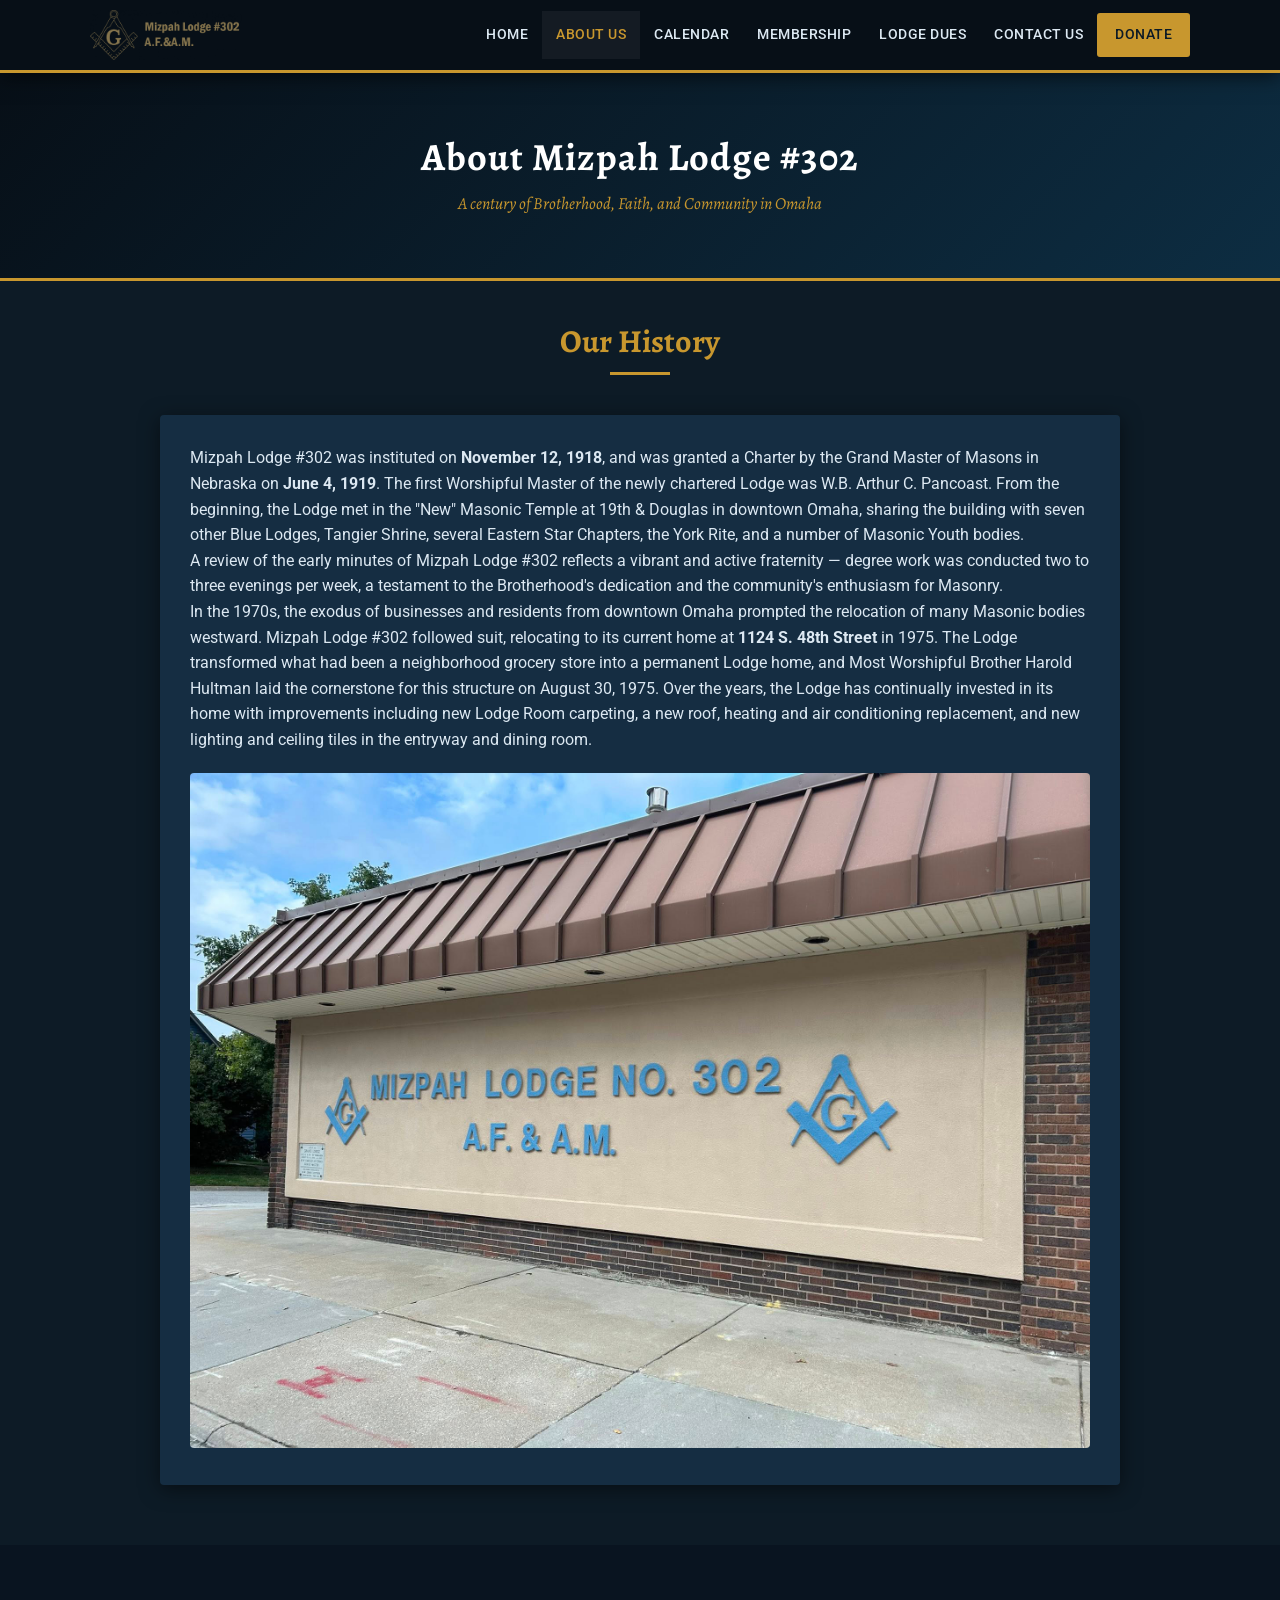
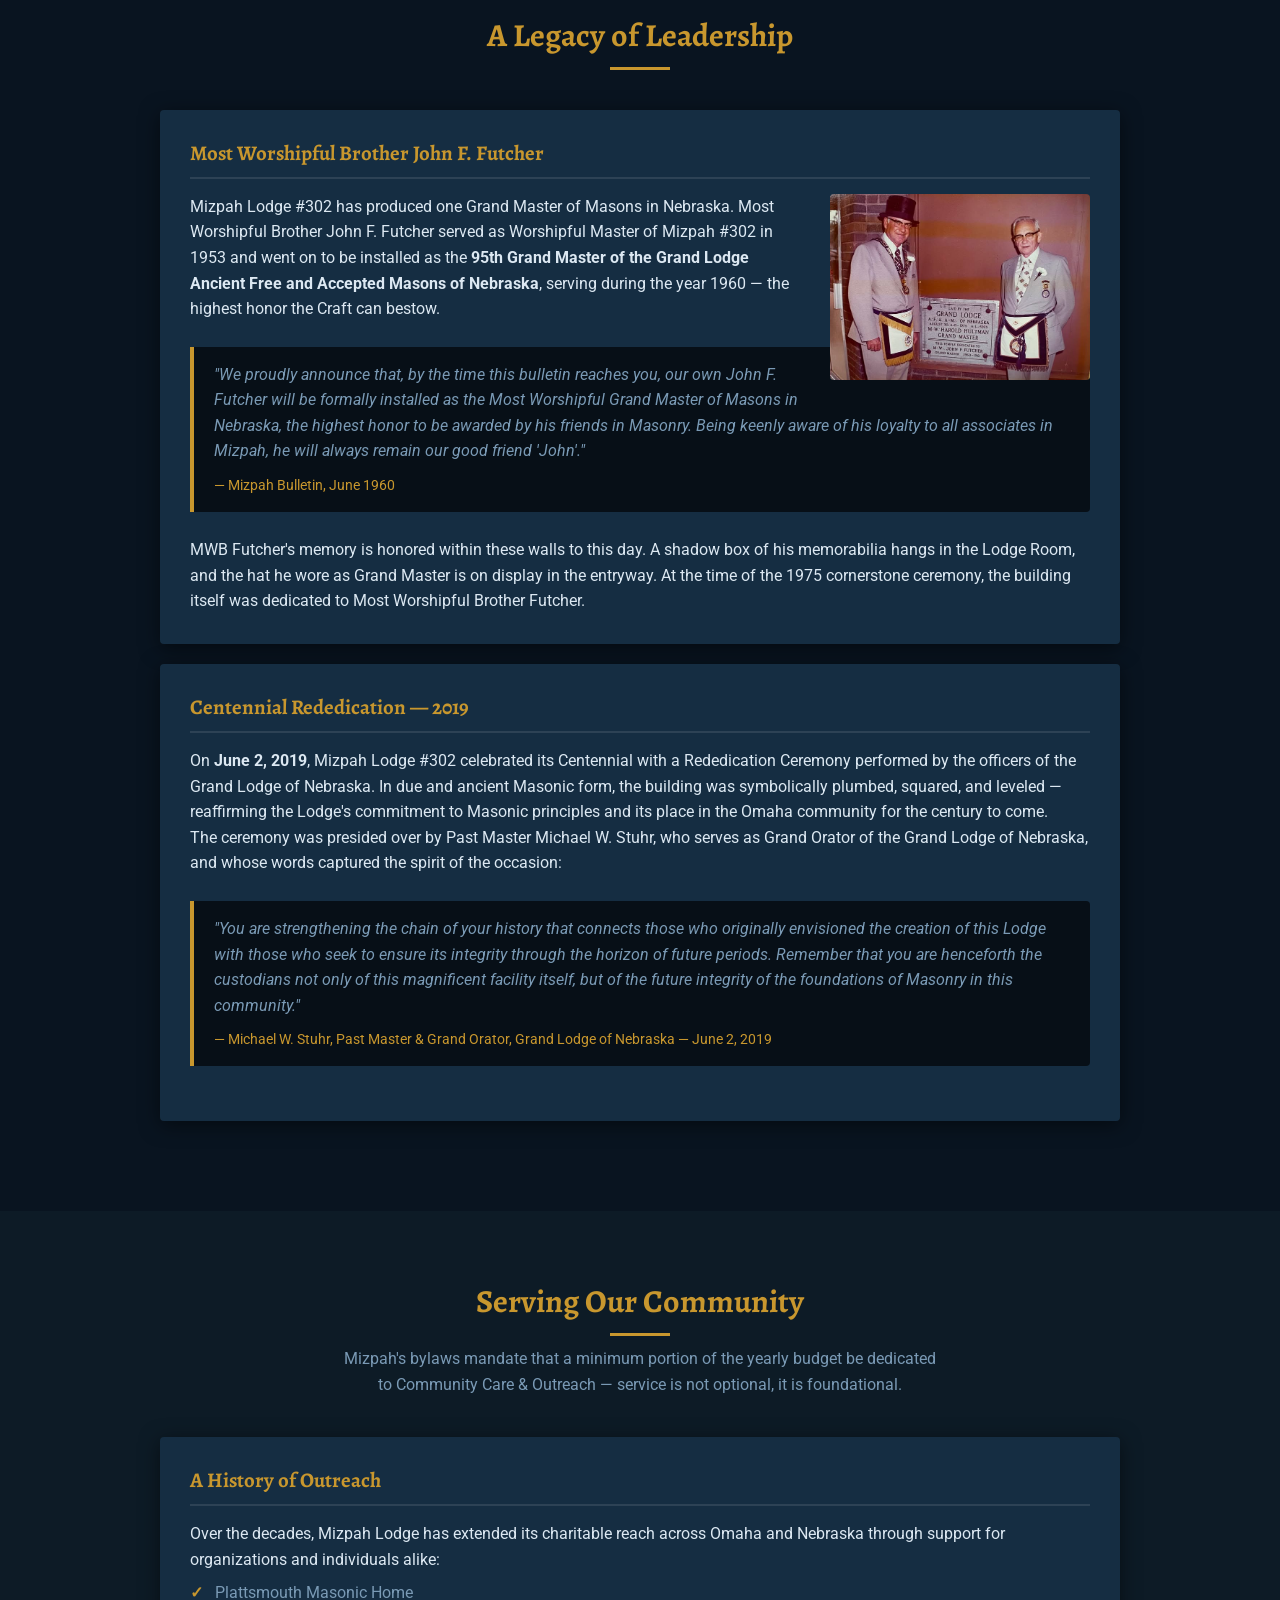
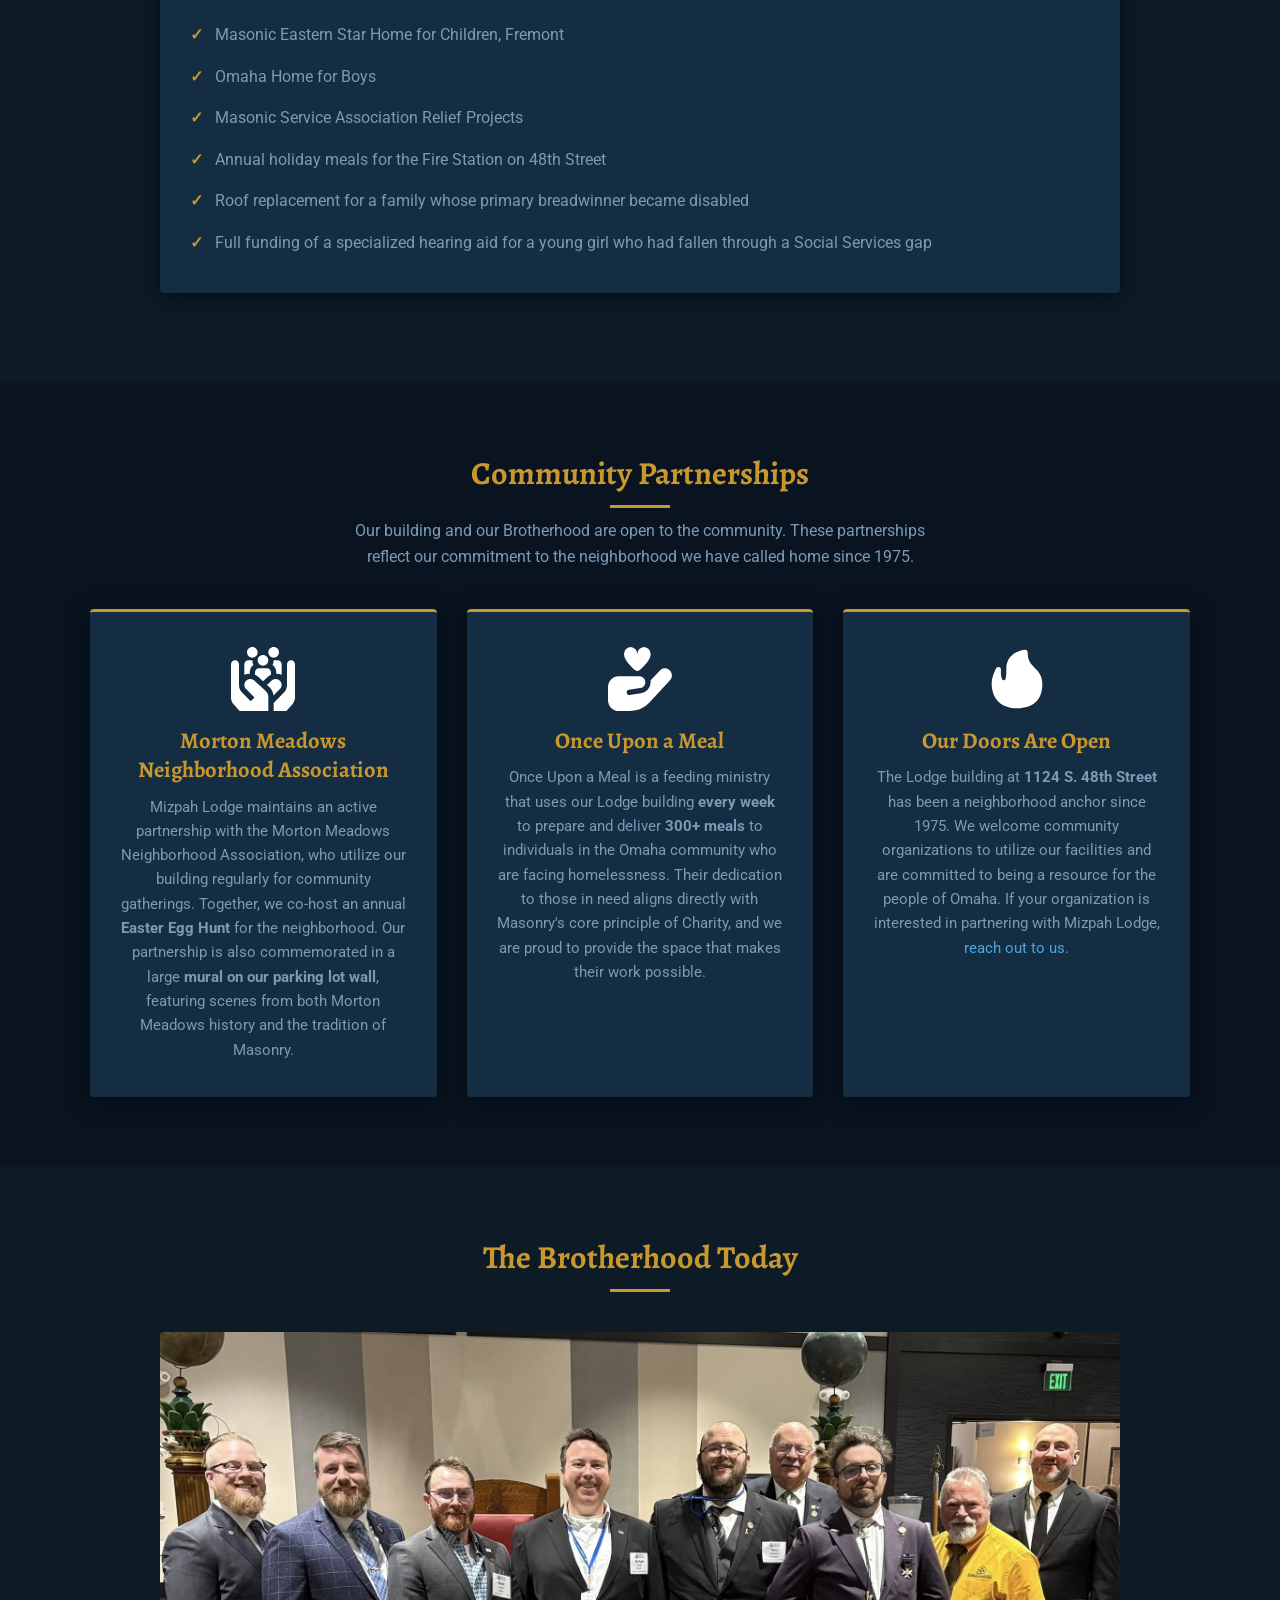
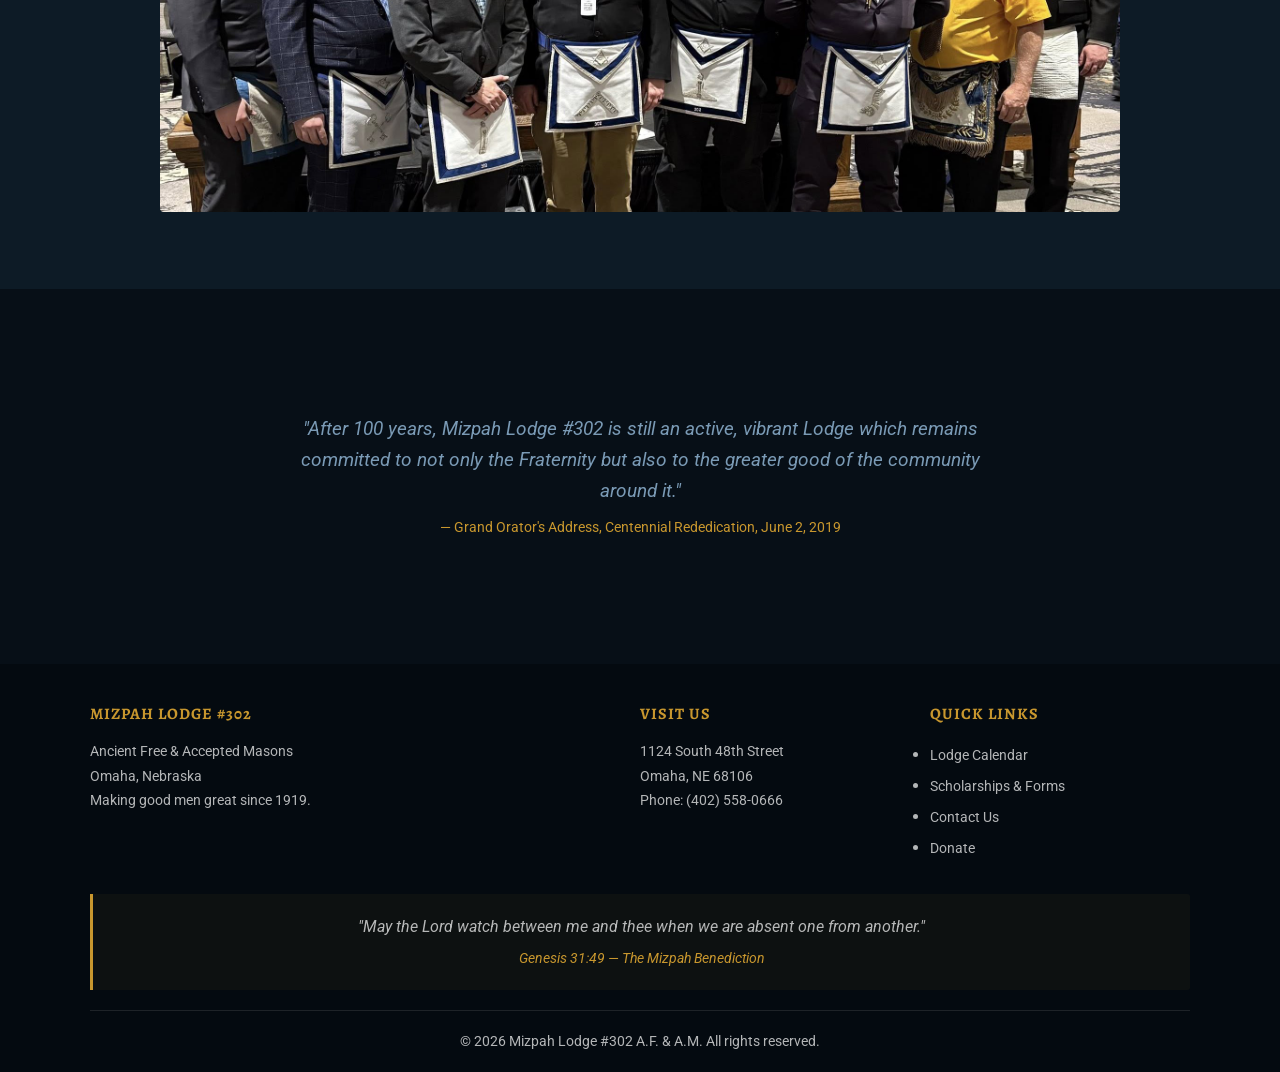
<file: about.html>
<!DOCTYPE html>
<html lang="en">
<head>
  <meta charset="UTF-8">
  <meta name="viewport" content="width=device-width, initial-scale=1.0">
  <title>About Us - Mizpah Lodge #302</title>
  <meta name="description" content="Learn the history of Mizpah Lodge #302 A.F. &amp; A.M. in Omaha, Nebraska. Founded in 1918, we have served our community for over a century through Brotherhood, Faith, and Charity.">
  <link rel="canonical" href="https://mizpahomaha.com/about.html">
  <meta property="og:type" content="website">
  <meta property="og:site_name" content="Mizpah Lodge #302">
  <meta property="og:title" content="About Us | Mizpah Lodge #302">
  <meta property="og:description" content="Learn the history of Mizpah Lodge #302 A.F. &amp; A.M. in Omaha, Nebraska. Founded in 1918, we have served our community for over a century through Brotherhood, Faith, and Charity.">
  <meta property="og:url" content="https://mizpahomaha.com/about.html">
  <meta property="og:image" content="https://mizpahomaha.com/images/header_miz.png">
  <link rel="preconnect" href="https://fonts.googleapis.com">
  <link href="https://fonts.googleapis.com/css2?family=Alegreya:ital,wght@0,400;0,700;1,400&family=Roboto:wght@300;400;500;700&display=swap" rel="stylesheet">
  <link rel="stylesheet" href="css/style.css">
</head>
<body>

  <script src="js/header.js"></script>

  <div class="page-header">
    <h1>About Mizpah Lodge #302</h1>
    <p>A century of Brotherhood, Faith, and Community in Omaha</p>
  </div>

  <!-- Our History -->
  <section class="content-page">
    <div class="container" style="max-width:1000px;">

      <div class="section-header">
        <h2>Our History</h2>
        <div class="divider"></div>
      </div>

      <div class="info-card">
        <p>Mizpah Lodge #302 was instituted on <strong>November 12, 1918</strong>, and was granted a Charter by the Grand Master of Masons in Nebraska on <strong>June 4, 1919</strong>. The first Worshipful Master of the newly chartered Lodge was W.B. Arthur C. Pancoast. From the beginning, the Lodge met in the "New" Masonic Temple at 19th &amp; Douglas in downtown Omaha, sharing the building with seven other Blue Lodges, Tangier Shrine, several Eastern Star Chapters, the York Rite, and a number of Masonic Youth bodies.</p>
        <p>A review of the early minutes of Mizpah Lodge #302 reflects a vibrant and active fraternity — degree work was conducted two to three evenings per week, a testament to the Brotherhood's dedication and the community's enthusiasm for Masonry.</p>
        <p>In the 1970s, the exodus of businesses and residents from downtown Omaha prompted the relocation of many Masonic bodies westward. Mizpah Lodge #302 followed suit, relocating to its current home at <strong>1124 S. 48th Street</strong> in 1975. The Lodge transformed what had been a neighborhood grocery store into a permanent Lodge home, and Most Worshipful Brother Harold Hultman laid the cornerstone for this structure on August 30, 1975. Over the years, the Lodge has continually invested in its home with improvements including new Lodge Room carpeting, a new roof, heating and air conditioning replacement, and new lighting and ceiling tiles in the entryway and dining room.</p>

        <img src="images/buildingexterior.jpg" alt="Mizpah Lodge #302 building exterior at 1124 S. 48th Street, Omaha" style="width:100%; border-radius:4px; margin-top:20px;">
      </div>

    </div>
  </section>

  <!-- Legacy of Leadership -->
  <section class="section section-alt">
    <div class="container" style="max-width:1000px;">

      <div class="section-header">
        <h2>A Legacy of Leadership</h2>
        <div class="divider"></div>
      </div>

      <div class="info-card">
        <h3>Most Worshipful Brother John F. Futcher</h3>
        <img src="images/futcherdedication.jpg" alt="M.W. Bro. John F. Futcher, 95th Grand Master of the Grand Lodge of Nebraska" style="float:right; max-width:260px; width:40%; border-radius:4px; margin:0 0 16px 24px;">
        <p>Mizpah Lodge #302 has produced one Grand Master of Masons in Nebraska. Most Worshipful Brother John F. Futcher served as Worshipful Master of Mizpah #302 in 1953 and went on to be installed as the <strong>95th Grand Master of the Grand Lodge Ancient Free and Accepted Masons of Nebraska</strong>, serving during the year 1960 — the highest honor the Craft can bestow.</p>

        <blockquote>
          "We proudly announce that, by the time this bulletin reaches you, our own John F. Futcher will be formally installed as the Most Worshipful Grand Master of Masons in Nebraska, the highest honor to be awarded by his friends in Masonry. Being keenly aware of his loyalty to all associates in Mizpah, he will always remain our good friend 'John'."
          <cite>— Mizpah Bulletin, June 1960</cite>
        </blockquote>

        <p>MWB Futcher's memory is honored within these walls to this day. A shadow box of his memorabilia hangs in the Lodge Room, and the hat he wore as Grand Master is on display in the entryway. At the time of the 1975 cornerstone ceremony, the building itself was dedicated to Most Worshipful Brother Futcher.</p>
        <div style="clear:both;"></div>
      </div>

      <div class="info-card" style="margin-top:20px;">
        <h3>Centennial Rededication — 2019</h3>
        <p>On <strong>June 2, 2019</strong>, Mizpah Lodge #302 celebrated its Centennial with a Rededication Ceremony performed by the officers of the Grand Lodge of Nebraska. In due and ancient Masonic form, the building was symbolically plumbed, squared, and leveled — reaffirming the Lodge's commitment to Masonic principles and its place in the Omaha community for the century to come.</p>
        <p>The ceremony was presided over by Past Master Michael W. Stuhr, who serves as Grand Orator of the Grand Lodge of Nebraska, and whose words captured the spirit of the occasion:</p>

        <blockquote>
          "You are strengthening the chain of your history that connects those who originally envisioned the creation of this Lodge with those who seek to ensure its integrity through the horizon of future periods. Remember that you are henceforth the custodians not only of this magnificent facility itself, but of the future integrity of the foundations of Masonry in this community."
          <cite>— Michael W. Stuhr, Past Master &amp; Grand Orator, Grand Lodge of Nebraska — June 2, 2019</cite>
        </blockquote>
      </div>

    </div>
  </section>

  <!-- Community Commitment -->
  <section class="section">
    <div class="container" style="max-width:1000px;">

      <div class="section-header">
        <h2>Serving Our Community</h2>
        <div class="divider"></div>
        <p>Mizpah's bylaws mandate that a minimum portion of the yearly budget be dedicated to Community Care &amp; Outreach — service is not optional, it is foundational.</p>
      </div>

      <div class="info-card">
        <h3>A History of Outreach</h3>
        <p>Over the decades, Mizpah Lodge has extended its charitable reach across Omaha and Nebraska through support for organizations and individuals alike:</p>
        <ul class="eligibility-list">
          <li>Plattsmouth Masonic Home</li>
          <li>Masonic Eastern Star Home for Children, Fremont</li>
          <li>Omaha Home for Boys</li>
          <li>Masonic Service Association Relief Projects</li>
          <li>Annual holiday meals for the Fire Station on 48th Street</li>
          <li>Roof replacement for a family whose primary breadwinner became disabled</li>
          <li>Full funding of a specialized hearing aid for a young girl who had fallen through a Social Services gap</li>
        </ul>
      </div>

    </div>
  </section>

  <!-- Community Partnerships -->
  <section class="section section-alt">
    <div class="container">

      <div class="section-header">
        <h2>Community Partnerships</h2>
        <div class="divider"></div>
        <p>Our building and our Brotherhood are open to the community. These partnerships reflect our commitment to the neighborhood we have called home since 1975.</p>
      </div>

      <div class="pillars">

        <div class="pillar">
          <div class="pillar-icon"><img src="images/hr-group.svg" alt="Community" width="64" height="64"></div>
          <h3>Morton Meadows Neighborhood Association</h3>
          <p>Mizpah Lodge maintains an active partnership with the Morton Meadows Neighborhood Association, who utilize our building regularly for community gatherings. Together, we co-host an annual <strong>Easter Egg Hunt</strong> for the neighborhood. Our partnership is also commemorated in a large <strong>mural on our parking lot wall</strong>, featuring scenes from both Morton Meadows history and the tradition of Masonry.</p>
        </div>

        <div class="pillar">
          <div class="pillar-icon"><img src="images/hand-holding-heart.svg" alt="Feeding Ministry" width="64" height="64"></div>
          <h3>Once Upon a Meal</h3>
          <p>Once Upon a Meal is a feeding ministry that uses our Lodge building <strong>every week</strong> to prepare and deliver <strong>300+ meals</strong> to individuals in the Omaha community who are facing homelessness. Their dedication to those in need aligns directly with Masonry's core principle of Charity, and we are proud to provide the space that makes their work possible.</p>
        </div>

        <div class="pillar">
          <div class="pillar-icon"><img src="images/fire-flame-curved.svg" alt="Our Building" width="64" height="64"></div>
          <h3>Our Doors Are Open</h3>
          <p>The Lodge building at <strong>1124 S. 48th Street</strong> has been a neighborhood anchor since 1975. We welcome community organizations to utilize our facilities and are committed to being a resource for the people of Omaha. If your organization is interested in partnering with Mizpah Lodge, <a href="contact.html">reach out to us</a>.</p>
        </div>

      </div>

    </div>
  </section>

  <!-- Brotherhood group shot -->
  <section class="section">
    <div class="container" style="max-width:1000px;">
      <div class="section-header">
        <h2>The Brotherhood Today</h2>
        <div class="divider"></div>
      </div>
      <img src="images/mizpahglgroup.jpg" alt="Members of Mizpah Lodge #302" style="width:100%; border-radius:4px;">
    </div>
  </section>

  <!-- Closing quote -->
  <section class="section section-dark" style="text-align:center;">
    <div class="container" style="max-width:800px;">
      <blockquote style="border-left:none; text-align:center; font-size:1.2rem; padding:30px 20px; background:transparent;">
        "After 100 years, Mizpah Lodge #302 is still an active, vibrant Lodge which remains committed to not only the Fraternity but also to the greater good of the community around it."
        <cite>— Grand Orator's Address, Centennial Rededication, June 2, 2019</cite>
      </blockquote>
    </div>
  </section>

  <footer class="site-footer">
    <div class="container">
      <div class="footer-grid">
        <div class="footer-section">
          <h4>Mizpah Lodge #302</h4>
          <p>Ancient Free &amp; Accepted Masons<br>Omaha, Nebraska</p>
          <p>Making good men great since 1919.</p>
        </div>
        <div class="footer-section">
          <h4>Visit Us</h4>
          <p>1124 South 48th Street<br>Omaha, NE 68106</p>
          <p>Phone: (402) 558-0666</p>
        </div>
        <div class="footer-section">
          <h4>Quick Links</h4>
          <ul>
            <li><a href="calendar.html">Lodge Calendar</a></li>
            <li><a href="scholarships.html">Scholarships &amp; Forms</a></li>
            <li><a href="contact.html">Contact Us</a></li>
            <li><a href="https://www.paypal.me/mizpah302" target="_blank" rel="noopener">Donate</a></li>
          </ul>
        </div>
      </div>
      <div class="benediction">
        <p>"May the Lord watch between me and thee when we are absent one from another."</p>
        <cite>Genesis 31:49 &mdash; The Mizpah Benediction</cite>
      </div>
      <div class="footer-bottom">
        <p>&copy; <script>document.write(new Date().getFullYear())</script> Mizpah Lodge #302 A.F. &amp; A.M. All rights reserved.</p>
      </div>
    </div>
  </footer>

</body>
</html>
</file>
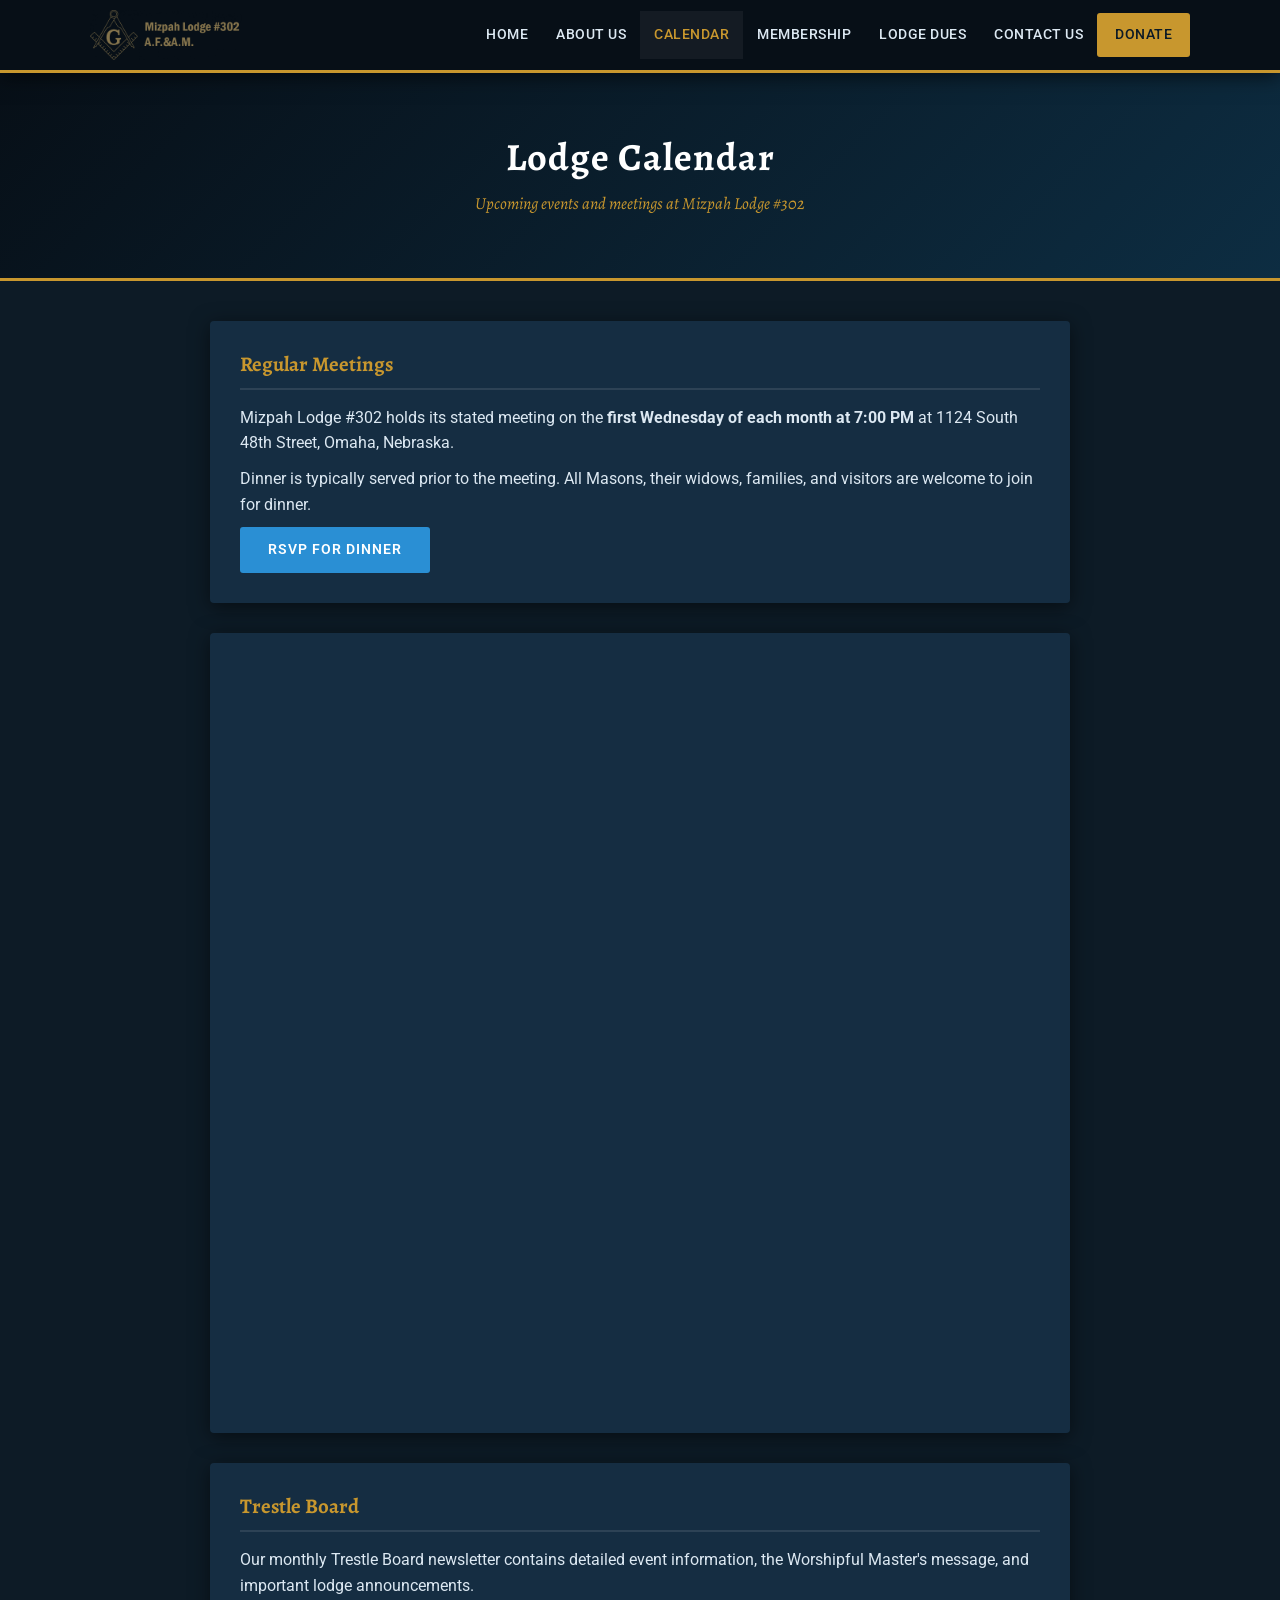
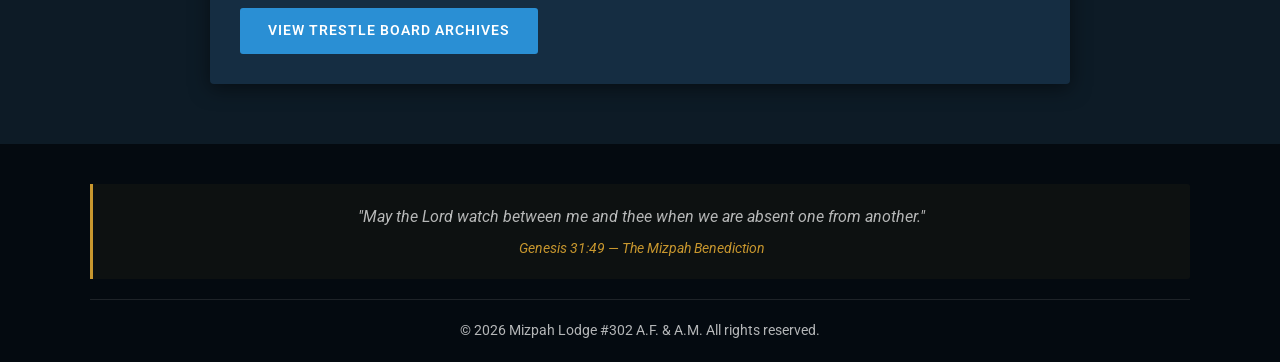
<file: calendar.html>
<!DOCTYPE html>
<html lang="en">
<head>
  <meta charset="UTF-8">
  <meta name="viewport" content="width=device-width, initial-scale=1.0">
  <title>Calendar - Mizpah Lodge #302</title>
  <meta name="description" content="Lodge calendar for Mizpah Lodge #302 in Omaha, Nebraska. Stated meetings the first Wednesday of each month at 7:00 PM. All Masons, families, and guests welcome for dinner.">
  <link rel="canonical" href="https://mizpahomaha.com/calendar.html">
  <meta property="og:type" content="website">
  <meta property="og:site_name" content="Mizpah Lodge #302">
  <meta property="og:title" content="Lodge Calendar | Mizpah Lodge #302">
  <meta property="og:description" content="Lodge calendar for Mizpah Lodge #302 in Omaha, Nebraska. Stated meetings the first Wednesday of each month at 7:00 PM.">
  <meta property="og:url" content="https://mizpahomaha.com/calendar.html">
  <meta property="og:image" content="https://mizpahomaha.com/images/header_miz.png">
  <link rel="preconnect" href="https://fonts.googleapis.com">
  <link href="https://fonts.googleapis.com/css2?family=Alegreya:ital,wght@0,400;0,700;1,400&family=Roboto:wght@300;400;500;700&display=swap" rel="stylesheet">
  <link rel="stylesheet" href="css/style.css">
</head>
<body>

  <script src="js/header.js"></script>

  <div class="page-header">
    <h1>Lodge Calendar</h1>
    <p>Upcoming events and meetings at Mizpah Lodge #302</p>
  </div>

  <section class="content-page">
    <div class="container">

      <div class="info-card">
        <h3>Regular Meetings</h3>
        <p>Mizpah Lodge #302 holds its stated meeting on the <strong>first Wednesday of each month at 7:00 PM</strong> at 1124 South 48th Street, Omaha, Nebraska.</p>
        <p style="margin-top:10px;">Dinner is typically served prior to the meeting. All Masons, their widows, families, and visitors are welcome to join for dinner.</p>
<p style="margin-top:10px;"><a href="rsvp.html" class="btn btn-primary" style="font-size:0.85rem;">RSVP for Dinner</a></p>
      </div>

      <div class="calendar-embed" style="margin-top:30px; padding:0; overflow:hidden;">
        <iframe src="https://calendar.google.com/calendar/u/0/embed?height=800&wkst=1&bgcolor=%23ffffff&ctz=America/Chicago&src=bWl6cGFob21haGEzMDJAZ21haWwuY29t&src=MG0xZ3I3Y3RnOWk3MzdidjU2aWZjaGYyY3FkMnJoMmRAaW1wb3J0LmNhbGVuZGFyLmdvb2dsZS5jb20&color=%234285F4&color=%23A79B8E&showNav=1&title=Mizpah+Lodge&showCalendars=0&showTz=0&showPrint=0" style="border:0; width:100%; height:800px;" frameborder="0" scrolling="no"></iframe>
      </div>

      <div class="info-card" style="margin-top:30px;">
        <h3>Trestle Board</h3>
        <p>Our monthly Trestle Board newsletter contains detailed event information, the Worshipful Master's message, and important lodge announcements.</p>
        <p style="margin-top:10px;"><a href="trestle-board.html" class="btn btn-primary" style="font-size:0.85rem;">View Trestle Board Archives</a></p>
      </div>

    </div>
  </section>

  <!-- Footer -->
  <footer class="site-footer">
    <div class="container">
      <div class="benediction">
        <p>"May the Lord watch between me and thee when we are absent one from another."</p>
        <cite>Genesis 31:49 &mdash; The Mizpah Benediction</cite>
      </div>
      <div class="footer-bottom">
        <p>&copy; <script>document.write(new Date().getFullYear())</script> Mizpah Lodge #302 A.F. &amp; A.M. All rights reserved.</p>
      </div>
    </div>
  </footer>

</body>
</html>
</file>
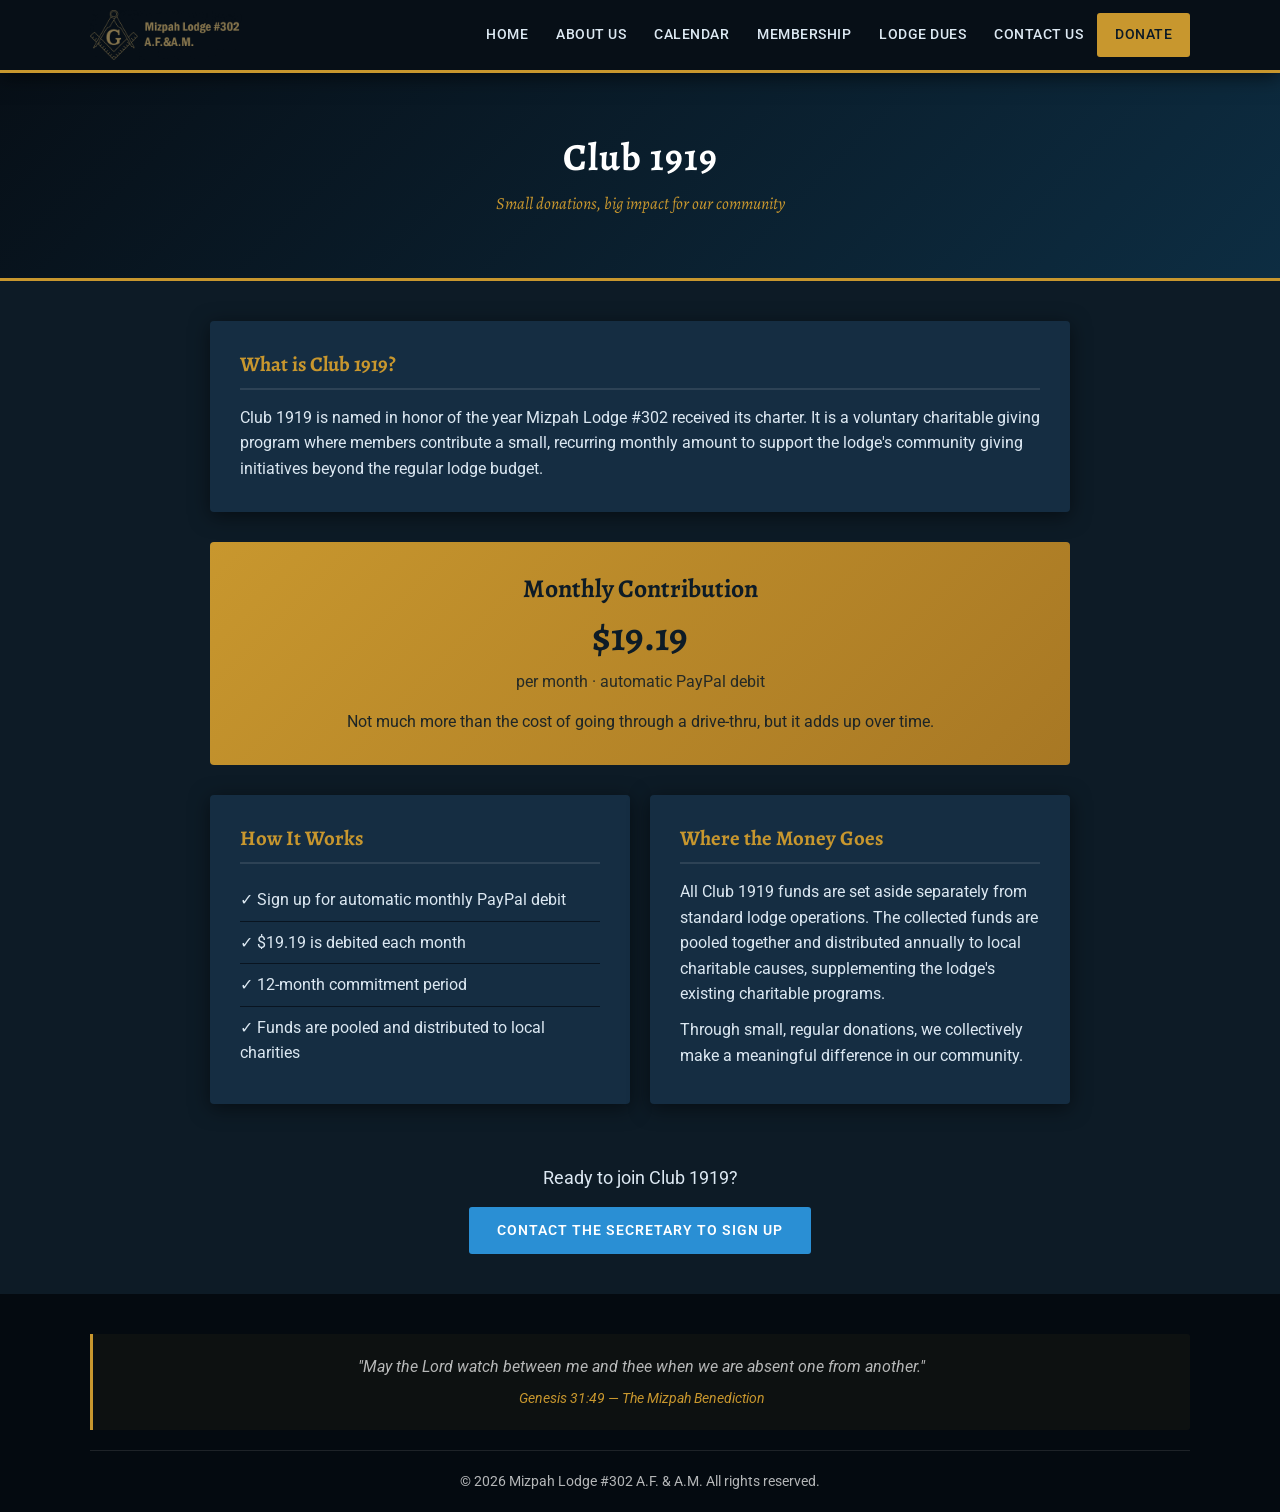
<file: club-1919.html>
<!DOCTYPE html>
<html lang="en">
<head>
  <meta charset="UTF-8">
  <meta name="viewport" content="width=device-width, initial-scale=1.0">
  <title>Club 1919 - Mizpah Lodge #302</title>
  <meta name="description" content="Club 1919 is Mizpah Lodge #302's charitable giving program, named for the lodge's 1919 charter year. Small recurring donations supporting community initiatives in Omaha, Nebraska.">
  <link rel="canonical" href="https://mizpahomaha.com/club-1919.html">
  <meta property="og:type" content="website">
  <meta property="og:site_name" content="Mizpah Lodge #302">
  <meta property="og:title" content="Club 1919 | Mizpah Lodge #302">
  <meta property="og:description" content="Club 1919 is Mizpah Lodge #302's charitable giving program, named for the lodge's 1919 charter year. Supporting community initiatives in Omaha, Nebraska.">
  <meta property="og:url" content="https://mizpahomaha.com/club-1919.html">
  <meta property="og:image" content="https://mizpahomaha.com/images/header_miz.png">
  <link rel="preconnect" href="https://fonts.googleapis.com">
  <link href="https://fonts.googleapis.com/css2?family=Alegreya:ital,wght@0,400;0,700;1,400&family=Roboto:wght@300;400;500;700&display=swap" rel="stylesheet">
  <link rel="stylesheet" href="css/style.css">
</head>
<body>

  <script src="js/header.js"></script>

  <div class="page-header">
    <h1>Club 1919</h1>
    <p>Small donations, big impact for our community</p>
  </div>

  <section class="content-page">
    <div class="container">

      <div class="info-card">
        <h3>What is Club 1919?</h3>
        <p>Club 1919 is named in honor of the year Mizpah Lodge #302 received its charter. It is a voluntary charitable giving program where members contribute a small, recurring monthly amount to support the lodge's community giving initiatives beyond the regular lodge budget.</p>
      </div>

      <div class="club-highlight">
        <h3>Monthly Contribution</h3>
        <div class="club-amount">$19.19</div>
        <div class="club-period">per month &middot; automatic PayPal debit</div>
        <p style="margin-top:15px; opacity:0.9;">Not much more than the cost of going through a drive-thru, but it adds up over time.</p>
      </div>

      <div style="display:grid; grid-template-columns: 1fr 1fr; gap:20px; margin-top:30px;">
        <div class="info-card">
          <h3>How It Works</h3>
          <ul style="list-style:none; padding:0;">
            <li style="padding:8px 0; border-bottom:1px solid var(--bg-alt);">&#10003; Sign up for automatic monthly PayPal debit</li>
            <li style="padding:8px 0; border-bottom:1px solid var(--bg-alt);">&#10003; $19.19 is debited each month</li>
            <li style="padding:8px 0; border-bottom:1px solid var(--bg-alt);">&#10003; 12-month commitment period</li>
            <li style="padding:8px 0;">&#10003; Funds are pooled and distributed to local charities</li>
          </ul>
        </div>
        <div class="info-card">
          <h3>Where the Money Goes</h3>
          <p>All Club 1919 funds are set aside separately from standard lodge operations. The collected funds are pooled together and distributed annually to local charitable causes, supplementing the lodge's existing charitable programs.</p>
          <p style="margin-top:10px;">Through small, regular donations, we collectively make a meaningful difference in our community.</p>
        </div>
      </div>

      <div style="text-align:center; margin-top:40px;">
        <p style="font-size:1.1rem; margin-bottom:15px;">Ready to join Club 1919?</p>
        <a href="contact.html" class="btn btn-primary">Contact the Secretary to Sign Up</a>
      </div>

    </div>
  </section>

  <footer class="site-footer">
    <div class="container">
      <div class="benediction">
        <p>"May the Lord watch between me and thee when we are absent one from another."</p>
        <cite>Genesis 31:49 &mdash; The Mizpah Benediction</cite>
      </div>
      <div class="footer-bottom">
        <p>&copy; <script>document.write(new Date().getFullYear())</script> Mizpah Lodge #302 A.F. &amp; A.M. All rights reserved.</p>
      </div>
    </div>
  </footer>

</body>
</html>
</file>
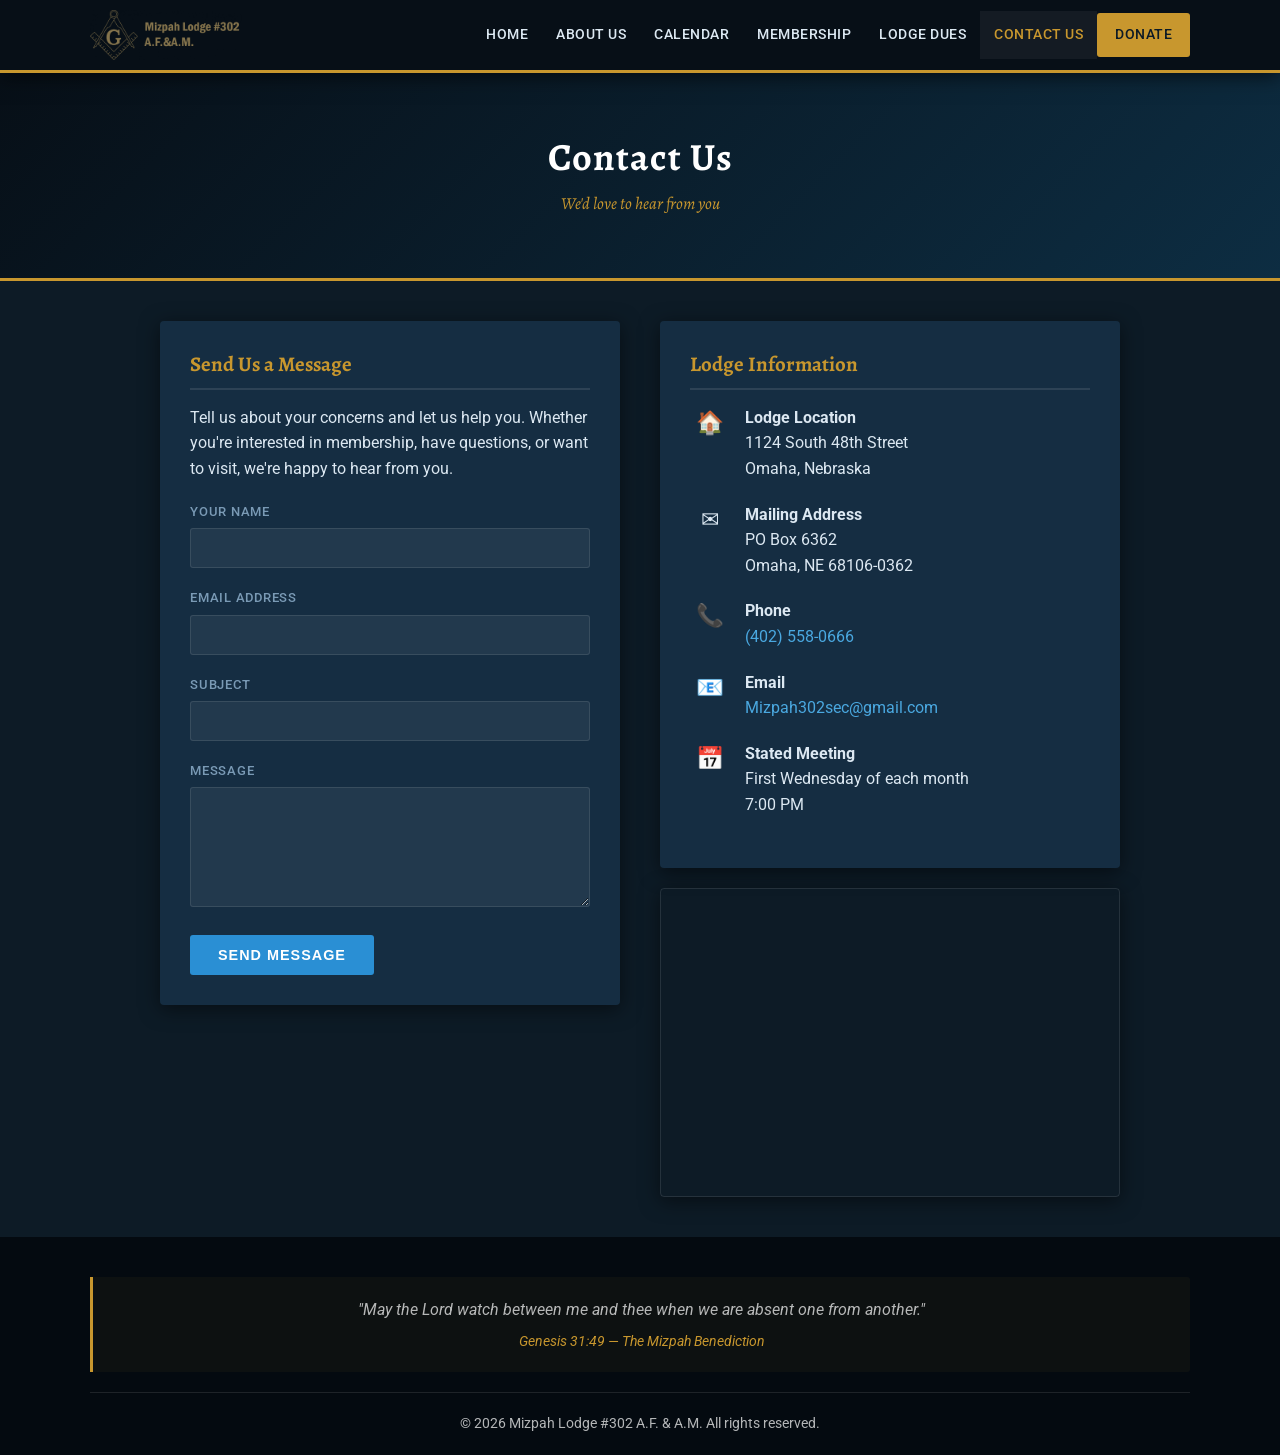
<file: contact.html>
<!DOCTYPE html>
<html lang="en">
<head>
  <meta charset="UTF-8">
  <meta name="viewport" content="width=device-width, initial-scale=1.0">
  <title>Contact Us - Mizpah Lodge #302</title>
  <meta name="description" content="Contact Mizpah Lodge #302 in Omaha, Nebraska. Located at 1124 South 48th Street. Call (402) 558-0666 or send us a message online.">
  <link rel="canonical" href="https://mizpahomaha.com/contact.html">
  <meta property="og:type" content="website">
  <meta property="og:site_name" content="Mizpah Lodge #302">
  <meta property="og:title" content="Contact Us | Mizpah Lodge #302">
  <meta property="og:description" content="Contact Mizpah Lodge #302 in Omaha, Nebraska. Located at 1124 South 48th Street. Call (402) 558-0666 or send us a message online.">
  <meta property="og:url" content="https://mizpahomaha.com/contact.html">
  <meta property="og:image" content="https://mizpahomaha.com/images/header_miz.png">
  <link rel="preconnect" href="https://fonts.googleapis.com">
  <link href="https://fonts.googleapis.com/css2?family=Alegreya:ital,wght@0,400;0,700;1,400&family=Roboto:wght@300;400;500;700&display=swap" rel="stylesheet">
  <link rel="stylesheet" href="css/style.css">
</head>
<body>

  <script src="js/header.js"></script>

  <div class="page-header">
    <h1>Contact Us</h1>
    <p>We'd love to hear from you</p>
  </div>

  <section class="content-page">
    <div class="container" style="max-width:1000px;">

      <div class="contact-grid">
        <!-- Contact Form -->
        <div>
          <div class="info-card">
            <h3>Send Us a Message</h3>
            <p style="margin-bottom:20px;">Tell us about your concerns and let us help you. Whether you're interested in membership, have questions, or want to visit, we're happy to hear from you.</p>
            <form id="contact-form" action="https://formspree.io/f/xldrdgjd" method="POST">
              <div class="form-group">
                <label for="name">Your Name</label>
                <input type="text" id="name" name="name" required>
              </div>
              <div class="form-group">
                <label for="email">Email Address</label>
                <input type="email" id="email" name="email" required>
              </div>
              <div class="form-group">
                <label for="subject">Subject</label>
                <input type="text" id="subject" name="subject">
              </div>
              <div class="form-group">
                <label for="message">Message</label>
                <textarea id="message" name="message" rows="5" required></textarea>
              </div>
              <button type="submit" id="contact-submit" class="btn btn-primary">Send Message</button>
              <div id="contact-success" style="display:none; margin-top:15px; padding:12px 16px; background:rgba(72,187,120,0.1); border:1px solid rgba(72,187,120,0.4); border-radius:4px; color:#276749;">
                Thank you! Your message has been sent. We'll be in touch soon.
              </div>
              <div id="contact-error" style="display:none; margin-top:15px; padding:12px 16px; background:rgba(245,101,101,0.1); border:1px solid rgba(245,101,101,0.4); border-radius:4px; color:#c53030;">
                Something went wrong. Please try again or email us directly.
              </div>
            </form>
          </div>
        </div>

        <!-- Contact Info -->
        <div>
          <div class="info-card">
            <h3>Lodge Information</h3>

            <div class="contact-info-item">
              <span class="icon">&#127968;</span>
              <div>
                <strong>Lodge Location</strong><br>
                1124 South 48th Street<br>
                Omaha, Nebraska
              </div>
            </div>

            <div class="contact-info-item">
              <span class="icon">&#9993;</span>
              <div>
                <strong>Mailing Address</strong><br>
                PO Box 6362<br>
                Omaha, NE 68106-0362
              </div>
            </div>

            <div class="contact-info-item">
              <span class="icon">&#128222;</span>
              <div>
                <strong>Phone</strong><br>
                <a href="tel:4025580666">(402) 558-0666</a>
              </div>
            </div>

            <div class="contact-info-item">
              <span class="icon">&#128231;</span>
              <div>
                <strong>Email</strong><br>
                <a href="mailto:Mizpah302sec@gmail.com">Mizpah302sec@gmail.com</a>
              </div>
            </div>

            <div class="contact-info-item">
              <span class="icon">&#128197;</span>
              <div>
                <strong>Stated Meeting</strong><br>
                First Wednesday of each month<br>
                7:00 PM
              </div>
            </div>
          </div>

          <!-- Map -->
          <div class="map-container" style="margin-top:20px;">
            <iframe
              src="https://www.google.com/maps/embed?pb=!1m18!1m12!1m3!1d2998.5!2d-95.972!3d41.247!2m3!1f0!2f0!3f0!3m2!1i1024!2i768!4f13.1!3m3!1m2!1s0x87938dc8a2b0e8e7%3A0x0!2s1124+S+48th+St%2C+Omaha%2C+NE!5e0!3m2!1sen!2sus!4v1"
              allowfullscreen=""
              loading="lazy"
              referrerpolicy="no-referrer-when-downgrade">
            </iframe>
          </div>
        </div>
      </div>

    </div>
  </section>

  <footer class="site-footer">
    <div class="container">
      <div class="benediction">
        <p>"May the Lord watch between me and thee when we are absent one from another."</p>
        <cite>Genesis 31:49 &mdash; The Mizpah Benediction</cite>
      </div>
      <div class="footer-bottom">
        <p>&copy; <script>document.write(new Date().getFullYear())</script> Mizpah Lodge #302 A.F. &amp; A.M. All rights reserved.</p>
      </div>
    </div>
  </footer>

  <script>
    document.getElementById('contact-form').addEventListener('submit', function (e) {
      e.preventDefault();
      var form = this;
      var btn = document.getElementById('contact-submit');
      var success = document.getElementById('contact-success');
      var error = document.getElementById('contact-error');

      btn.disabled = true;
      btn.textContent = 'Sending\u2026';
      success.style.display = 'none';
      error.style.display = 'none';

      fetch(form.action, {
        method: 'POST',
        body: new FormData(form),
        headers: { 'Accept': 'application/json' }
      }).then(function (res) {
        if (res.ok) {
          form.reset();
          success.style.display = 'block';
        } else {
          error.style.display = 'block';
        }
      }).catch(function () {
        error.style.display = 'block';
      }).finally(function () {
        btn.disabled = false;
        btn.textContent = 'Send Message';
      });
    });
  </script>
</body>
</html>
</file>
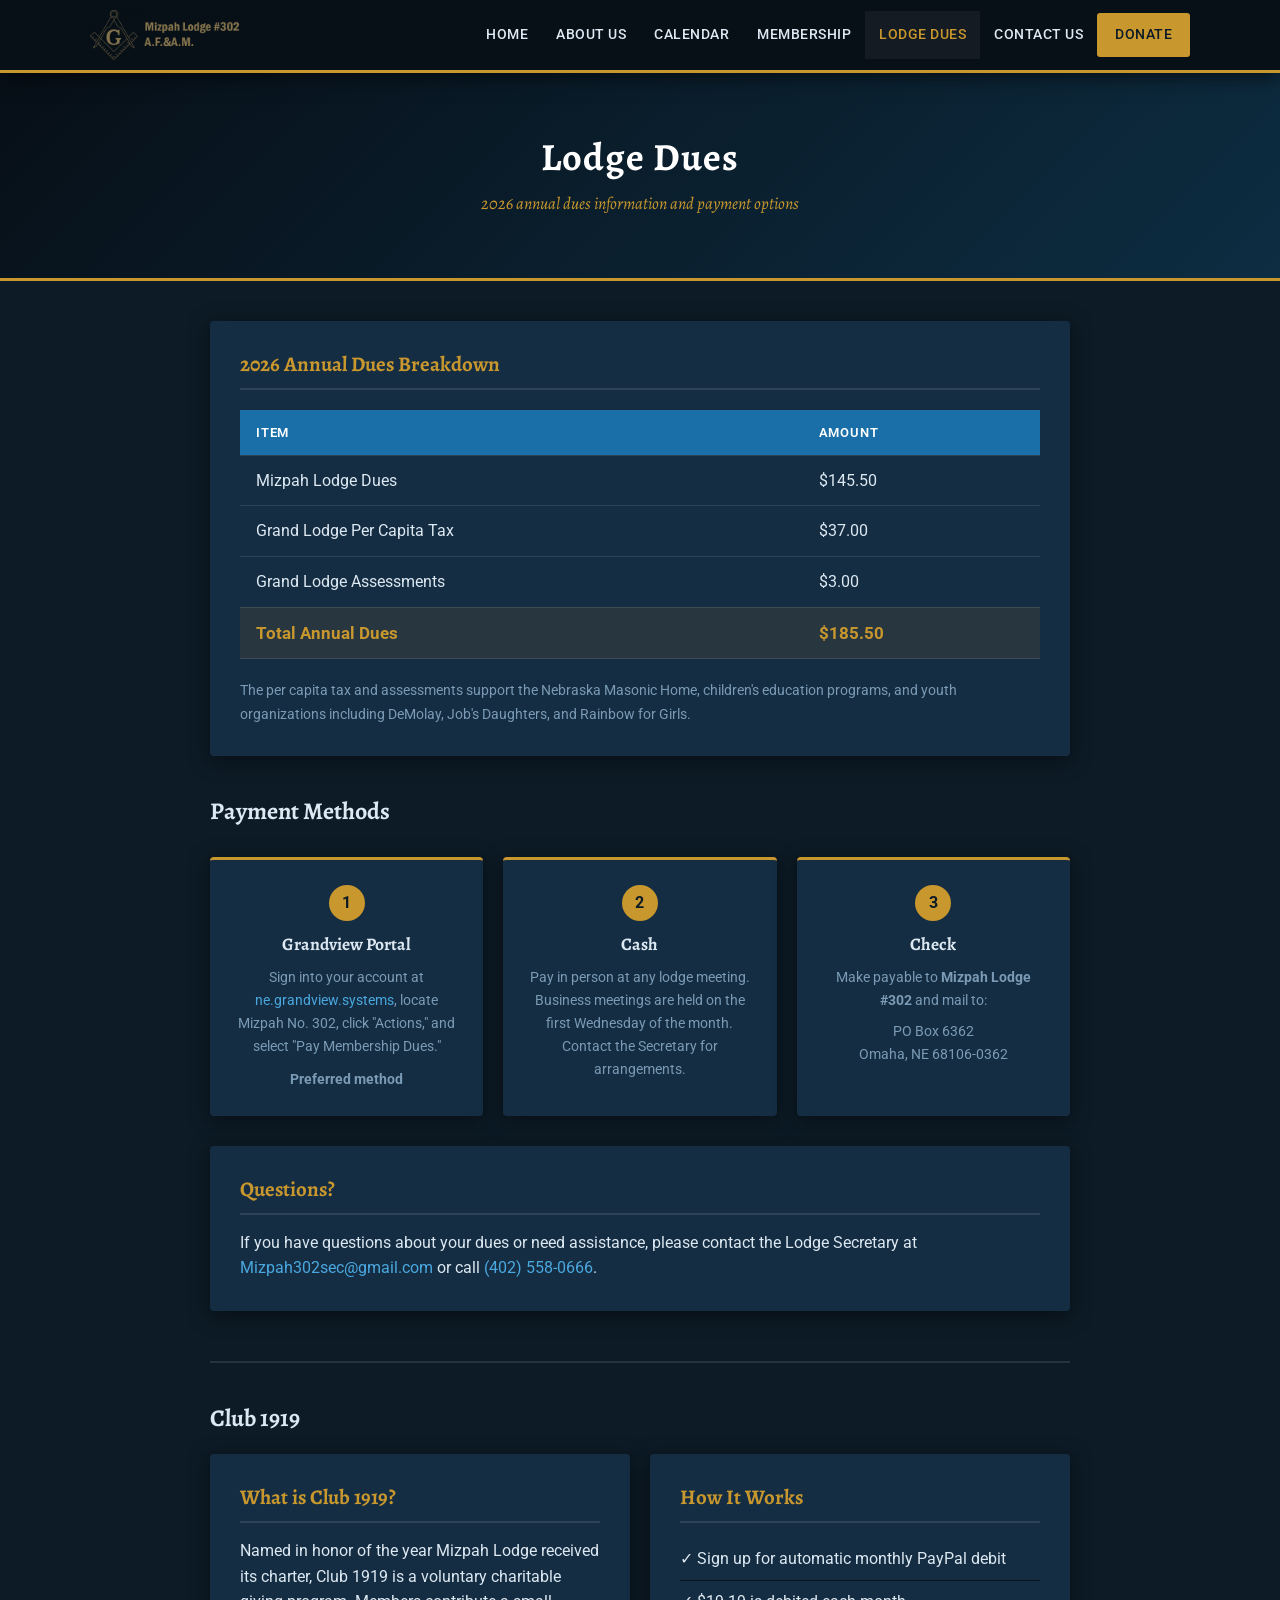
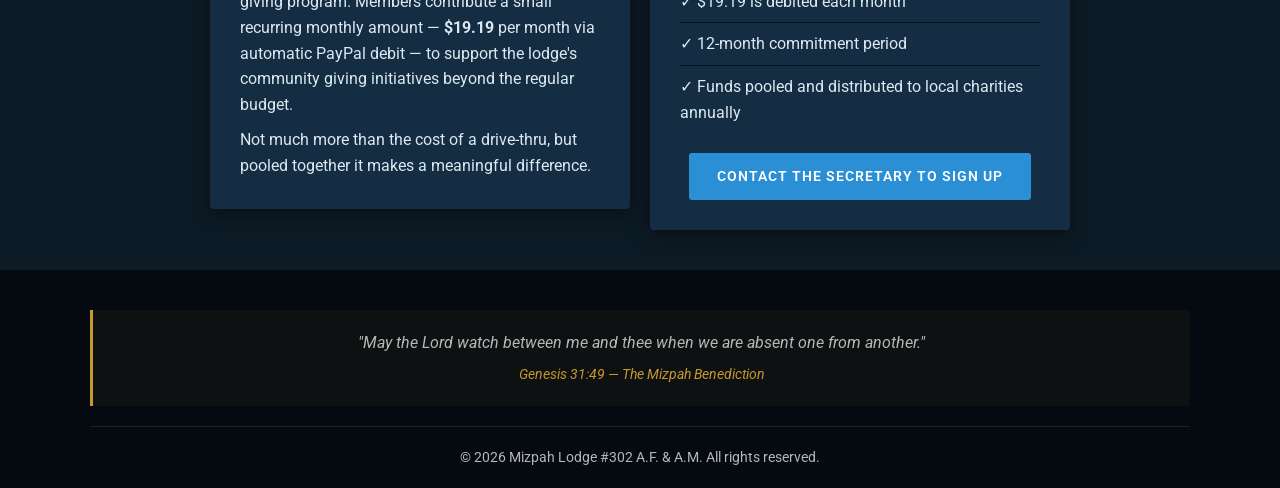
<file: dues.html>
<!DOCTYPE html>
<html lang="en">
<head>
  <meta charset="UTF-8">
  <meta name="viewport" content="width=device-width, initial-scale=1.0">
  <title>Lodge Dues - Mizpah Lodge #302</title>
  <meta name="description" content="Annual dues information for Mizpah Lodge #302 members in Omaha, Nebraska. Lodge dues, Grand Lodge per capita breakdown, and payment options.">
  <link rel="canonical" href="https://mizpahomaha.com/dues.html">
  <meta property="og:type" content="website">
  <meta property="og:site_name" content="Mizpah Lodge #302">
  <meta property="og:title" content="Lodge Dues | Mizpah Lodge #302">
  <meta property="og:description" content="Annual dues information for Mizpah Lodge #302 members in Omaha, Nebraska. Lodge dues, Grand Lodge per capita breakdown, and payment options.">
  <meta property="og:url" content="https://mizpahomaha.com/dues.html">
  <meta property="og:image" content="https://mizpahomaha.com/images/header_miz.png">
  <link rel="preconnect" href="https://fonts.googleapis.com">
  <link href="https://fonts.googleapis.com/css2?family=Alegreya:ital,wght@0,400;0,700;1,400&family=Roboto:wght@300;400;500;700&display=swap" rel="stylesheet">
  <link rel="stylesheet" href="css/style.css">
</head>
<body>

  <script src="js/header.js"></script>

  <div class="page-header">
    <h1>Lodge Dues</h1>
    <p>2026 annual dues information and payment options</p>
  </div>

  <section class="content-page">
    <div class="container">

      <div class="info-card">
        <h3>2026 Annual Dues Breakdown</h3>
        <table class="dues-table">
          <thead>
            <tr>
              <th>Item</th>
              <th>Amount</th>
            </tr>
          </thead>
          <tbody>
            <tr>
              <td>Mizpah Lodge Dues</td>
              <td>$145.50</td>
            </tr>
            <tr>
              <td>Grand Lodge Per Capita Tax</td>
              <td>$37.00</td>
            </tr>
            <tr>
              <td>Grand Lodge Assessments</td>
              <td>$3.00</td>
            </tr>
            <tr class="total-row">
              <td>Total Annual Dues</td>
              <td>$185.50</td>
            </tr>
          </tbody>
        </table>
        <p style="margin-top:15px; color:var(--text-light); font-size:0.9rem;">The per capita tax and assessments support the Nebraska Masonic Home, children's education programs, and youth organizations including DeMolay, Job's Daughters, and Rainbow for Girls.</p>
      </div>

      <h2 style="margin-top:40px; margin-bottom:20px;">Payment Methods</h2>

      <div class="payment-methods">
        <div class="payment-card">
          <span class="step-number">1</span>
          <h3>Grandview Portal</h3>
          <p>Sign into your account at <a href="https://ne.grandview.systems" target="_blank" rel="noopener">ne.grandview.systems</a>, locate Mizpah No. 302, click "Actions," and select "Pay Membership Dues."</p>
          <p style="margin-top:10px;"><strong>Preferred method</strong></p>
        </div>
        <div class="payment-card">
          <span class="step-number">2</span>
          <h3>Cash</h3>
          <p>Pay in person at any lodge meeting. Business meetings are held on the first Wednesday of the month. Contact the Secretary for arrangements.</p>
        </div>
        <div class="payment-card">
          <span class="step-number">3</span>
          <h3>Check</h3>
          <p>Make payable to <strong>Mizpah Lodge #302</strong> and mail to:</p>
          <p style="margin-top:8px;">PO Box 6362<br>Omaha, NE 68106-0362</p>
        </div>
      </div>

      <div class="info-card" style="margin-top:30px;">
        <h3>Questions?</h3>
        <p>If you have questions about your dues or need assistance, please contact the Lodge Secretary at <a href="mailto:Mizpah302sec@gmail.com">Mizpah302sec@gmail.com</a> or call <a href="tel:4025580666">(402) 558-0666</a>.</p>
      </div>

      <!-- Club 1919 -->
      <div style="margin-top:50px; border-top:2px solid var(--border); padding-top:40px;">
        <h2 style="margin-bottom:20px;">Club 1919</h2>
        <div style="display:grid; grid-template-columns:1fr 1fr; gap:20px; align-items:start;">
          <div class="info-card" style="margin-bottom:0;">
            <h3>What is Club 1919?</h3>
            <p>Named in honor of the year Mizpah Lodge received its charter, Club 1919 is a voluntary charitable giving program. Members contribute a small recurring monthly amount — <strong>$19.19</strong> per month via automatic PayPal debit — to support the lodge's community giving initiatives beyond the regular budget.</p>
            <p style="margin-top:10px;">Not much more than the cost of a drive-thru, but pooled together it makes a meaningful difference.</p>
          </div>
          <div class="info-card" style="margin-bottom:0;">
            <h3>How It Works</h3>
            <ul style="list-style:none; padding:0;">
              <li style="padding:8px 0; border-bottom:1px solid var(--bg-alt);">&#10003; Sign up for automatic monthly PayPal debit</li>
              <li style="padding:8px 0; border-bottom:1px solid var(--bg-alt);">&#10003; $19.19 is debited each month</li>
              <li style="padding:8px 0; border-bottom:1px solid var(--bg-alt);">&#10003; 12-month commitment period</li>
              <li style="padding:8px 0;">&#10003; Funds pooled and distributed to local charities annually</li>
            </ul>
            <div style="margin-top:20px; text-align:center;">
              <a href="contact.html" class="btn btn-primary">Contact the Secretary to Sign Up</a>
            </div>
          </div>
        </div>
      </div>

    </div>
  </section>

  <footer class="site-footer">
    <div class="container">
      <div class="benediction">
        <p>"May the Lord watch between me and thee when we are absent one from another."</p>
        <cite>Genesis 31:49 &mdash; The Mizpah Benediction</cite>
      </div>
      <div class="footer-bottom">
        <p>&copy; <script>document.write(new Date().getFullYear())</script> Mizpah Lodge #302 A.F. &amp; A.M. All rights reserved.</p>
      </div>
    </div>
  </footer>

</body>
</html>
</file>
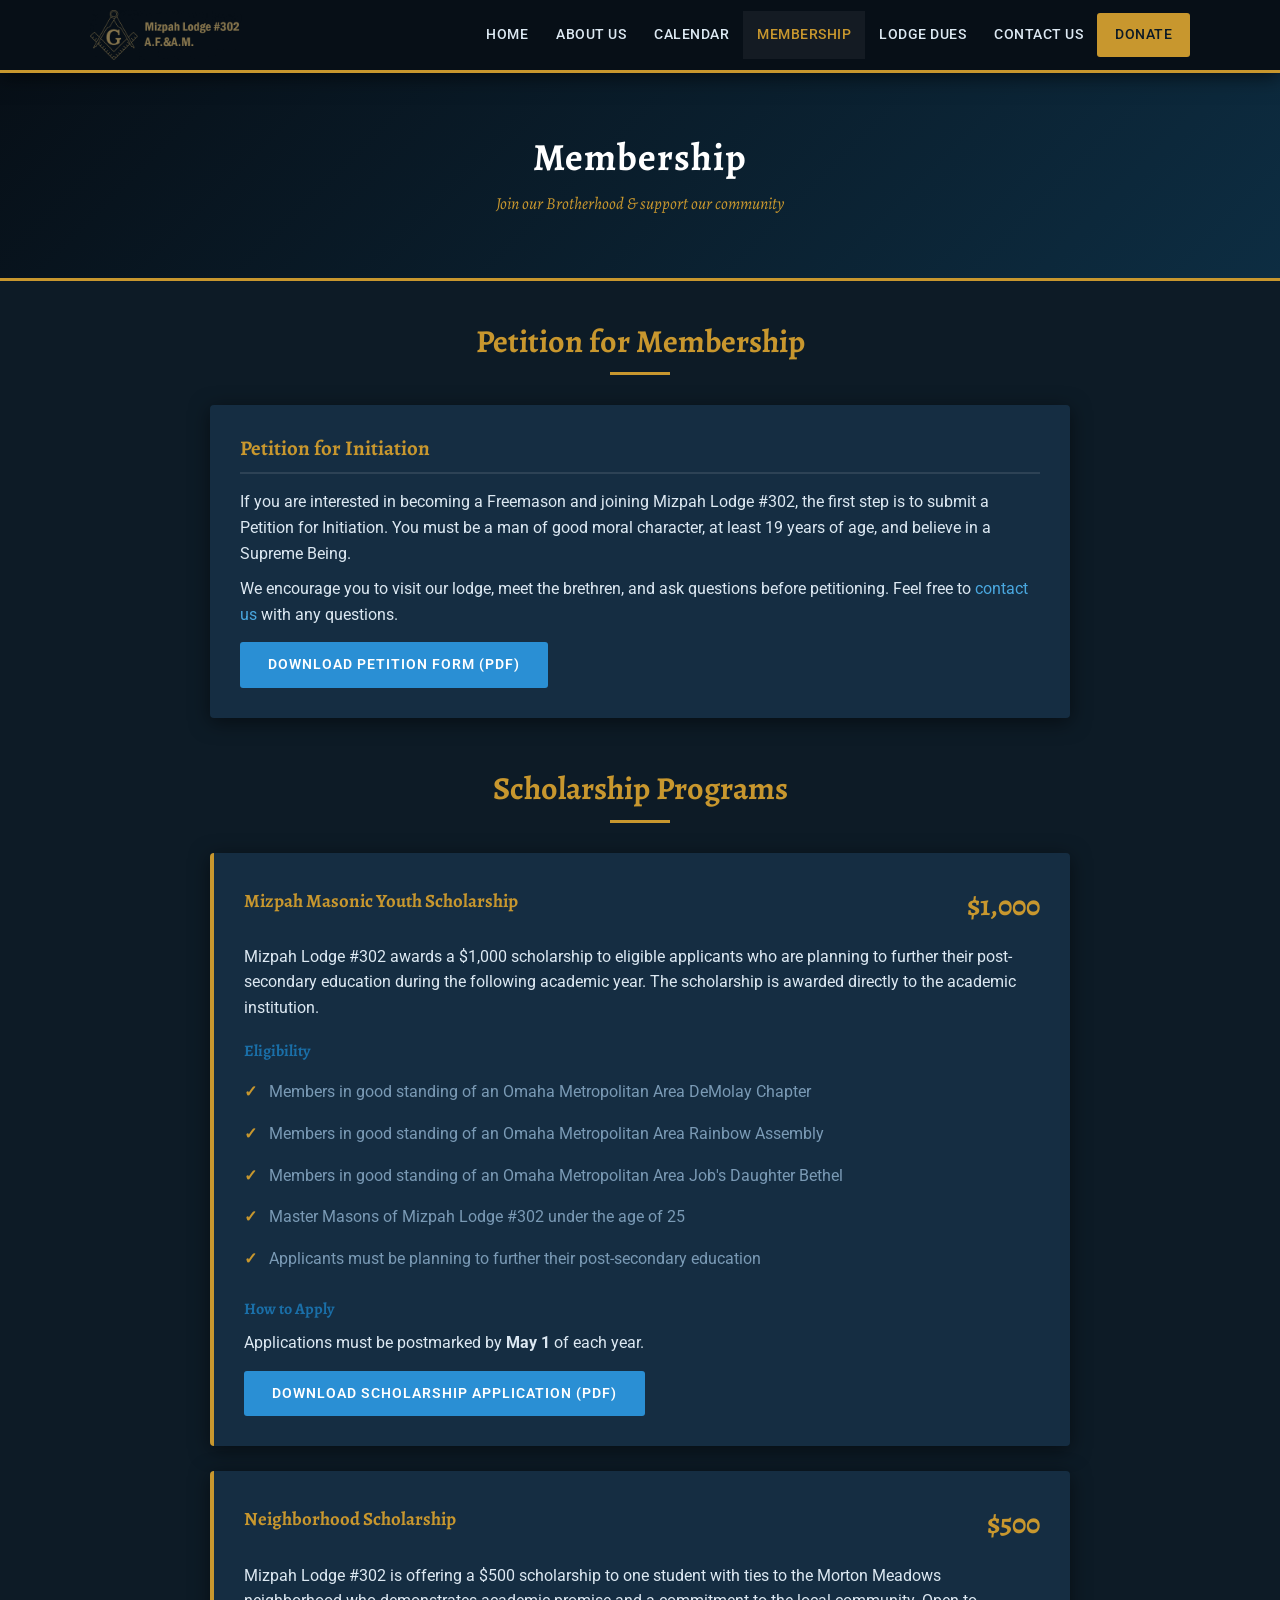
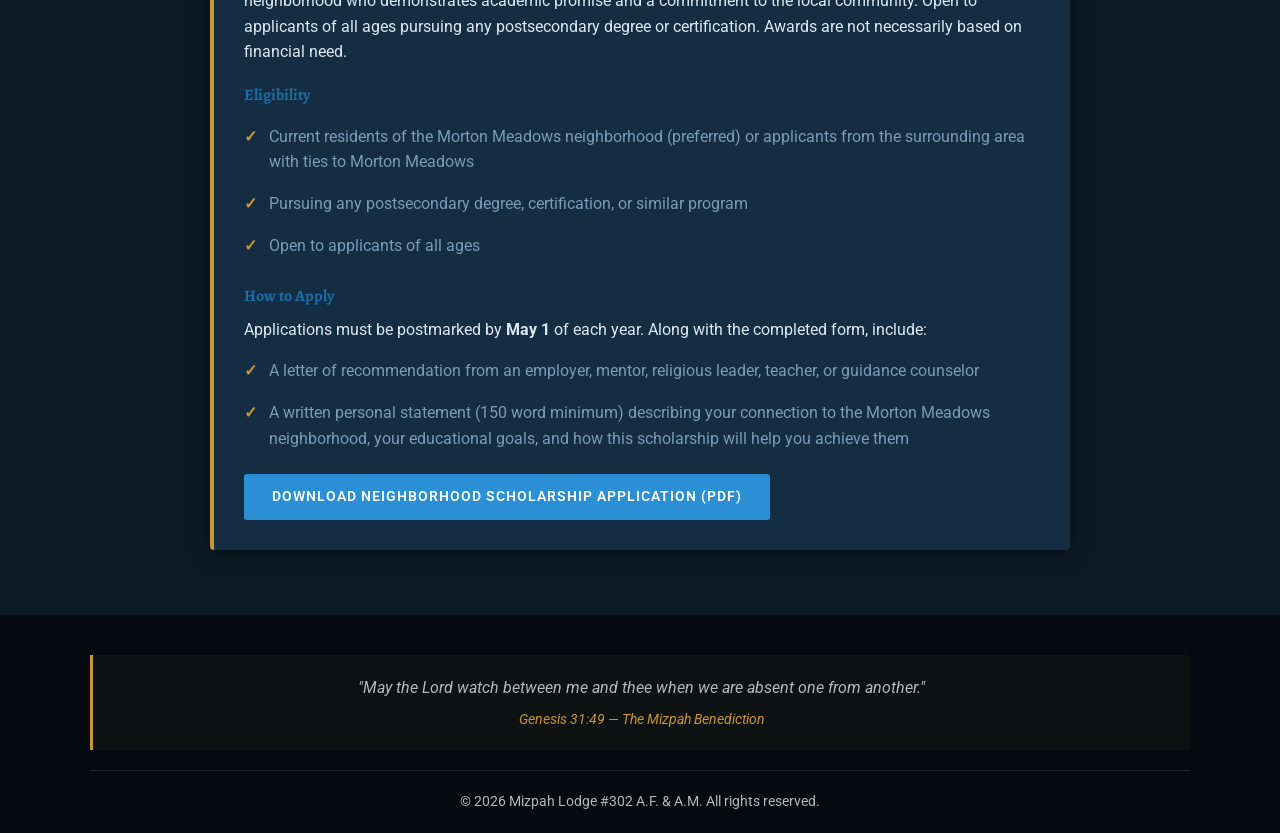
<file: scholarships.html>
<!DOCTYPE html>
<html lang="en">
<head>
  <meta charset="UTF-8">
  <meta name="viewport" content="width=device-width, initial-scale=1.0">
  <title>Membership - Mizpah Lodge #302</title>
  <meta name="description" content="Mizpah Lodge #302 scholarship program and membership petition forms. Supporting education in Omaha, Nebraska and welcoming men interested in Freemasonry.">
  <link rel="canonical" href="https://mizpahomaha.com/scholarships.html">
  <meta property="og:type" content="website">
  <meta property="og:site_name" content="Mizpah Lodge #302">
  <meta property="og:title" content="Scholarships &amp; Forms | Mizpah Lodge #302">
  <meta property="og:description" content="Mizpah Lodge #302 scholarship program and membership petition forms. Supporting education in Omaha, Nebraska and welcoming men interested in Freemasonry.">
  <meta property="og:url" content="https://mizpahomaha.com/scholarships.html">
  <meta property="og:image" content="https://mizpahomaha.com/images/header_miz.png">
  <link rel="preconnect" href="https://fonts.googleapis.com">
  <link href="https://fonts.googleapis.com/css2?family=Alegreya:ital,wght@0,400;0,700;1,400&family=Roboto:wght@300;400;500;700&display=swap" rel="stylesheet">
  <link rel="stylesheet" href="css/style.css">
</head>
<body>

  <script src="js/header.js"></script>

  <div class="page-header">
    <h1>Membership</h1>
    <p>Join our Brotherhood &amp; support our community</p>
  </div>

  <section class="content-page">
    <div class="container">

      <!-- Petition -->
      <div class="section-header" style="margin-bottom:30px;">
        <h2>Petition for Membership</h2>
        <div class="divider"></div>
      </div>

      <div class="info-card">
        <h3>Petition for Initiation</h3>
        <p>If you are interested in becoming a Freemason and joining Mizpah Lodge #302, the first step is to submit a Petition for Initiation. You must be a man of good moral character, at least 19 years of age, and believe in a Supreme Being.</p>
        <p style="margin-top:10px;">We encourage you to visit our lodge, meet the brethren, and ask questions before petitioning. Feel free to <a href="contact.html">contact us</a> with any questions.</p>
        <p style="margin-top:15px;">
          <a href="documents/PetitionForInitiation.pdf" target="_blank" rel="noopener" class="btn btn-primary" style="font-size:0.85rem;">Download Petition Form (PDF)</a>
        </p>
      </div>

      <!-- Scholarships -->
      <div class="section-header" style="margin-top:50px; margin-bottom:30px;">
        <h2>Scholarship Programs</h2>
        <div class="divider"></div>
      </div>

      <div class="scholarship-card">
        <div style="display:flex; justify-content:space-between; align-items:center; flex-wrap:wrap; gap:10px; margin-bottom:15px;">
          <h3>Mizpah Masonic Youth Scholarship</h3>
          <span class="scholarship-amount">$1,000</span>
        </div>
        <p>Mizpah Lodge #302 awards a $1,000 scholarship to eligible applicants who are planning to further their post-secondary education during the following academic year. The scholarship is awarded directly to the academic institution.</p>

        <h4 style="margin-top:20px; margin-bottom:10px; font-family:'Alegreya',serif; color:var(--primary-dark);">Eligibility</h4>
        <ul class="eligibility-list">
          <li>Members in good standing of an Omaha Metropolitan Area DeMolay Chapter</li>
          <li>Members in good standing of an Omaha Metropolitan Area Rainbow Assembly</li>
          <li>Members in good standing of an Omaha Metropolitan Area Job's Daughter Bethel</li>
          <li>Master Masons of Mizpah Lodge #302 under the age of 25</li>
          <li>Applicants must be planning to further their post-secondary education</li>
        </ul>

        <h4 style="margin-top:20px; margin-bottom:10px; font-family:'Alegreya',serif; color:var(--primary-dark);">How to Apply</h4>
        <p>Applications must be postmarked by <strong>May 1</strong> of each year.</p>
        <p style="margin-top:15px;">
          <a href="documents/Masonic%20Scholarship%20Application.pdf" target="_blank" rel="noopener" class="btn btn-primary" style="font-size:0.85rem;">Download Scholarship Application (PDF)</a>
        </p>
      </div>

      <div class="scholarship-card" style="margin-top:25px;">
        <div style="display:flex; justify-content:space-between; align-items:center; flex-wrap:wrap; gap:10px; margin-bottom:15px;">
          <h3>Neighborhood Scholarship</h3>
          <span class="scholarship-amount">$500</span>
        </div>
        <p>Mizpah Lodge #302 is offering a $500 scholarship to one student with ties to the Morton Meadows neighborhood who demonstrates academic promise and a commitment to the local community. Open to applicants of all ages pursuing any postsecondary degree or certification. Awards are not necessarily based on financial need.</p>

        <h4 style="margin-top:20px; margin-bottom:10px; font-family:'Alegreya',serif; color:var(--primary-dark);">Eligibility</h4>
        <ul class="eligibility-list">
          <li>Current residents of the Morton Meadows neighborhood (preferred) or applicants from the surrounding area with ties to Morton Meadows</li>
          <li>Pursuing any postsecondary degree, certification, or similar program</li>
          <li>Open to applicants of all ages</li>
        </ul>

        <h4 style="margin-top:20px; margin-bottom:10px; font-family:'Alegreya',serif; color:var(--primary-dark);">How to Apply</h4>
        <p>Applications must be postmarked by <strong>May 1</strong> of each year. Along with the completed form, include:</p>
        <ul class="eligibility-list" style="margin-top:8px;">
          <li>A letter of recommendation from an employer, mentor, religious leader, teacher, or guidance counselor</li>
          <li>A written personal statement (150 word minimum) describing your connection to the Morton Meadows neighborhood, your educational goals, and how this scholarship will help you achieve them</li>
        </ul>
        <p style="margin-top:15px;">
          <a href="documents/MIZPAH%20LODGE%20%23302%20NEIGHBORHOOD%20SCHOLARSHIP.pdf" target="_blank" rel="noopener" class="btn btn-primary" style="font-size:0.85rem;">Download Neighborhood Scholarship Application (PDF)</a>
        </p>
      </div>

    </div>
  </section>

  <footer class="site-footer">
    <div class="container">
      <div class="benediction">
        <p>"May the Lord watch between me and thee when we are absent one from another."</p>
        <cite>Genesis 31:49 &mdash; The Mizpah Benediction</cite>
      </div>
      <div class="footer-bottom">
        <p>&copy; <script>document.write(new Date().getFullYear())</script> Mizpah Lodge #302 A.F. &amp; A.M. All rights reserved.</p>
      </div>
    </div>
  </footer>

</body>
</html>
</file>
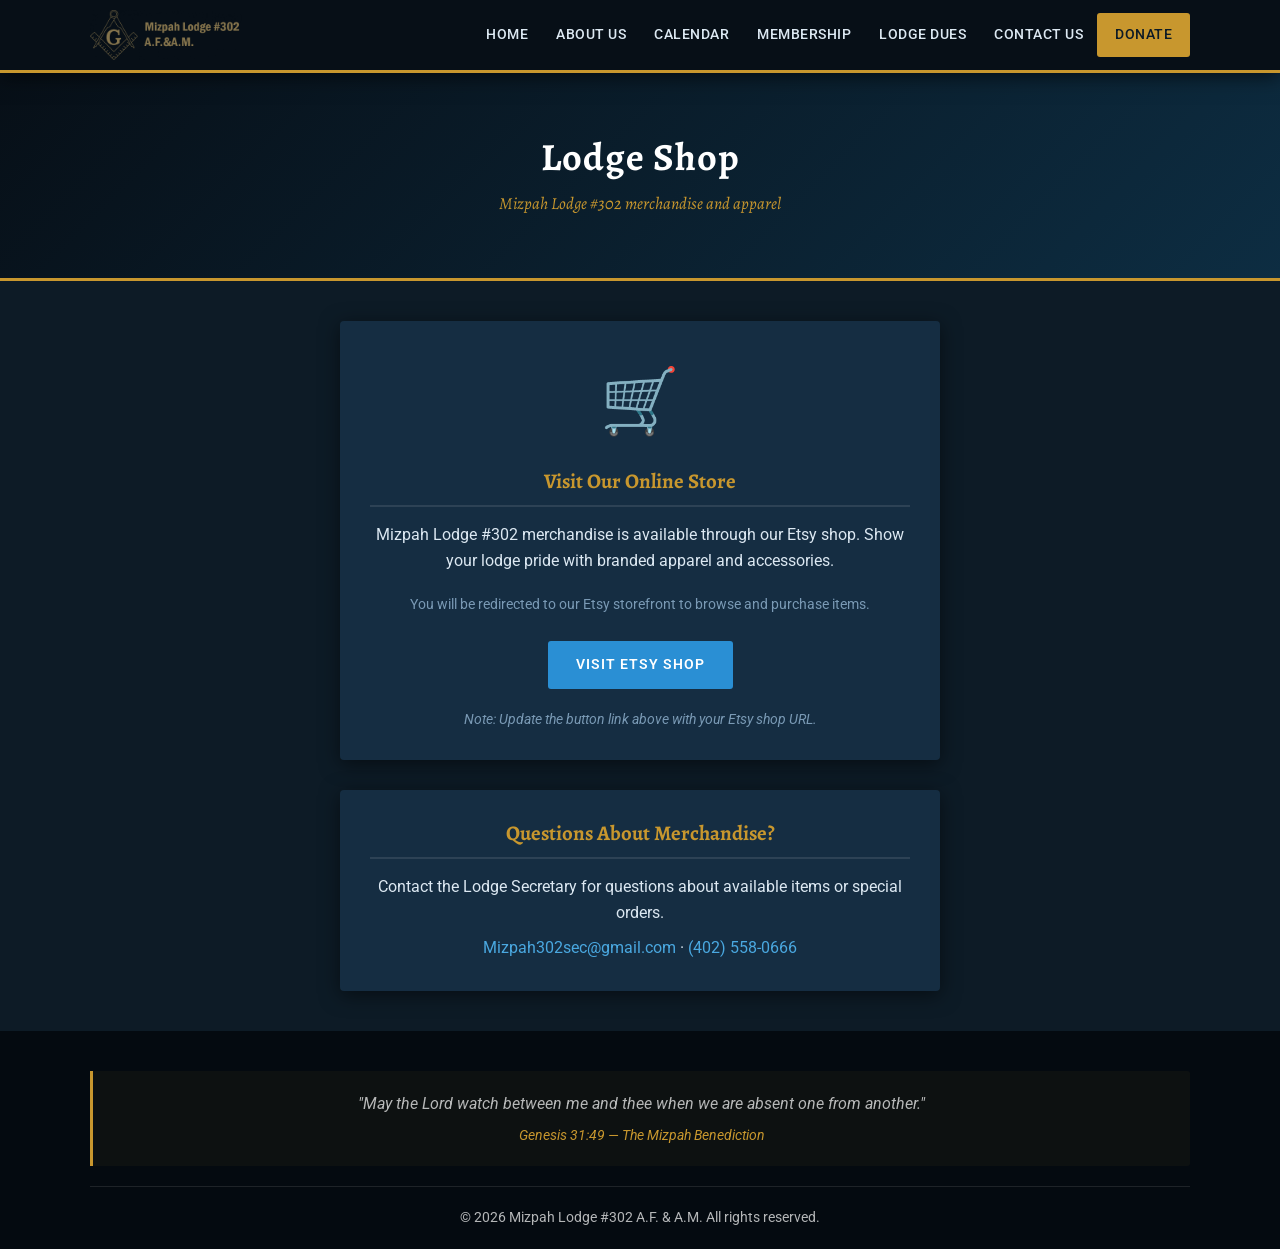
<file: shop.html>
<!DOCTYPE html>
<html lang="en">
<head>
  <meta charset="UTF-8">
  <meta name="viewport" content="width=device-width, initial-scale=1.0">
  <title>Shop - Mizpah Lodge #302</title>
  <meta name="description" content="Shop Mizpah Lodge #302 merchandise. Browse branded apparel and accessories from our Omaha, Nebraska Masonic lodge on our Etsy store.">
  <link rel="canonical" href="https://mizpahomaha.com/shop.html">
  <meta property="og:type" content="website">
  <meta property="og:site_name" content="Mizpah Lodge #302">
  <meta property="og:title" content="Lodge Shop | Mizpah Lodge #302">
  <meta property="og:description" content="Shop Mizpah Lodge #302 merchandise. Browse branded apparel and accessories from our Omaha, Nebraska Masonic lodge.">
  <meta property="og:url" content="https://mizpahomaha.com/shop.html">
  <meta property="og:image" content="https://mizpahomaha.com/images/header_miz.png">
  <link rel="preconnect" href="https://fonts.googleapis.com">
  <link href="https://fonts.googleapis.com/css2?family=Alegreya:ital,wght@0,400;0,700;1,400&family=Roboto:wght@300;400;500;700&display=swap" rel="stylesheet">
  <link rel="stylesheet" href="css/style.css">
</head>
<body>

  <script src="js/header.js"></script>

  <div class="page-header">
    <h1>Lodge Shop</h1>
    <p>Mizpah Lodge #302 merchandise and apparel</p>
  </div>

  <section class="content-page">
    <div class="container" style="text-align:center;">

      <div class="info-card" style="max-width:600px; margin:0 auto;">
        <div style="font-size:4rem; margin-bottom:15px;">&#128722;</div>
        <h3>Visit Our Online Store</h3>
        <p style="margin-bottom:20px;">Mizpah Lodge #302 merchandise is available through our Etsy shop. Show your lodge pride with branded apparel and accessories.</p>
        <p style="margin-bottom:25px; color:var(--text-light); font-size:0.9rem;">You will be redirected to our Etsy storefront to browse and purchase items.</p>
        <!-- Replace # with your actual Etsy shop URL -->
        <a href="#" class="btn btn-primary" target="_blank" rel="noopener">Visit Etsy Shop</a>
        <p style="margin-top:20px; font-size:0.85rem; color:var(--text-light);">
          <em>Note: Update the button link above with your Etsy shop URL.</em>
        </p>
      </div>

      <div class="info-card" style="max-width:600px; margin:30px auto 0;">
        <h3>Questions About Merchandise?</h3>
        <p>Contact the Lodge Secretary for questions about available items or special orders.</p>
        <p style="margin-top:10px;"><a href="mailto:Mizpah302sec@gmail.com">Mizpah302sec@gmail.com</a> &middot; <a href="tel:4025580666">(402) 558-0666</a></p>
      </div>

    </div>
  </section>

  <footer class="site-footer">
    <div class="container">
      <div class="benediction">
        <p>"May the Lord watch between me and thee when we are absent one from another."</p>
        <cite>Genesis 31:49 &mdash; The Mizpah Benediction</cite>
      </div>
      <div class="footer-bottom">
        <p>&copy; <script>document.write(new Date().getFullYear())</script> Mizpah Lodge #302 A.F. &amp; A.M. All rights reserved.</p>
      </div>
    </div>
  </footer>

</body>
</html>
</file>
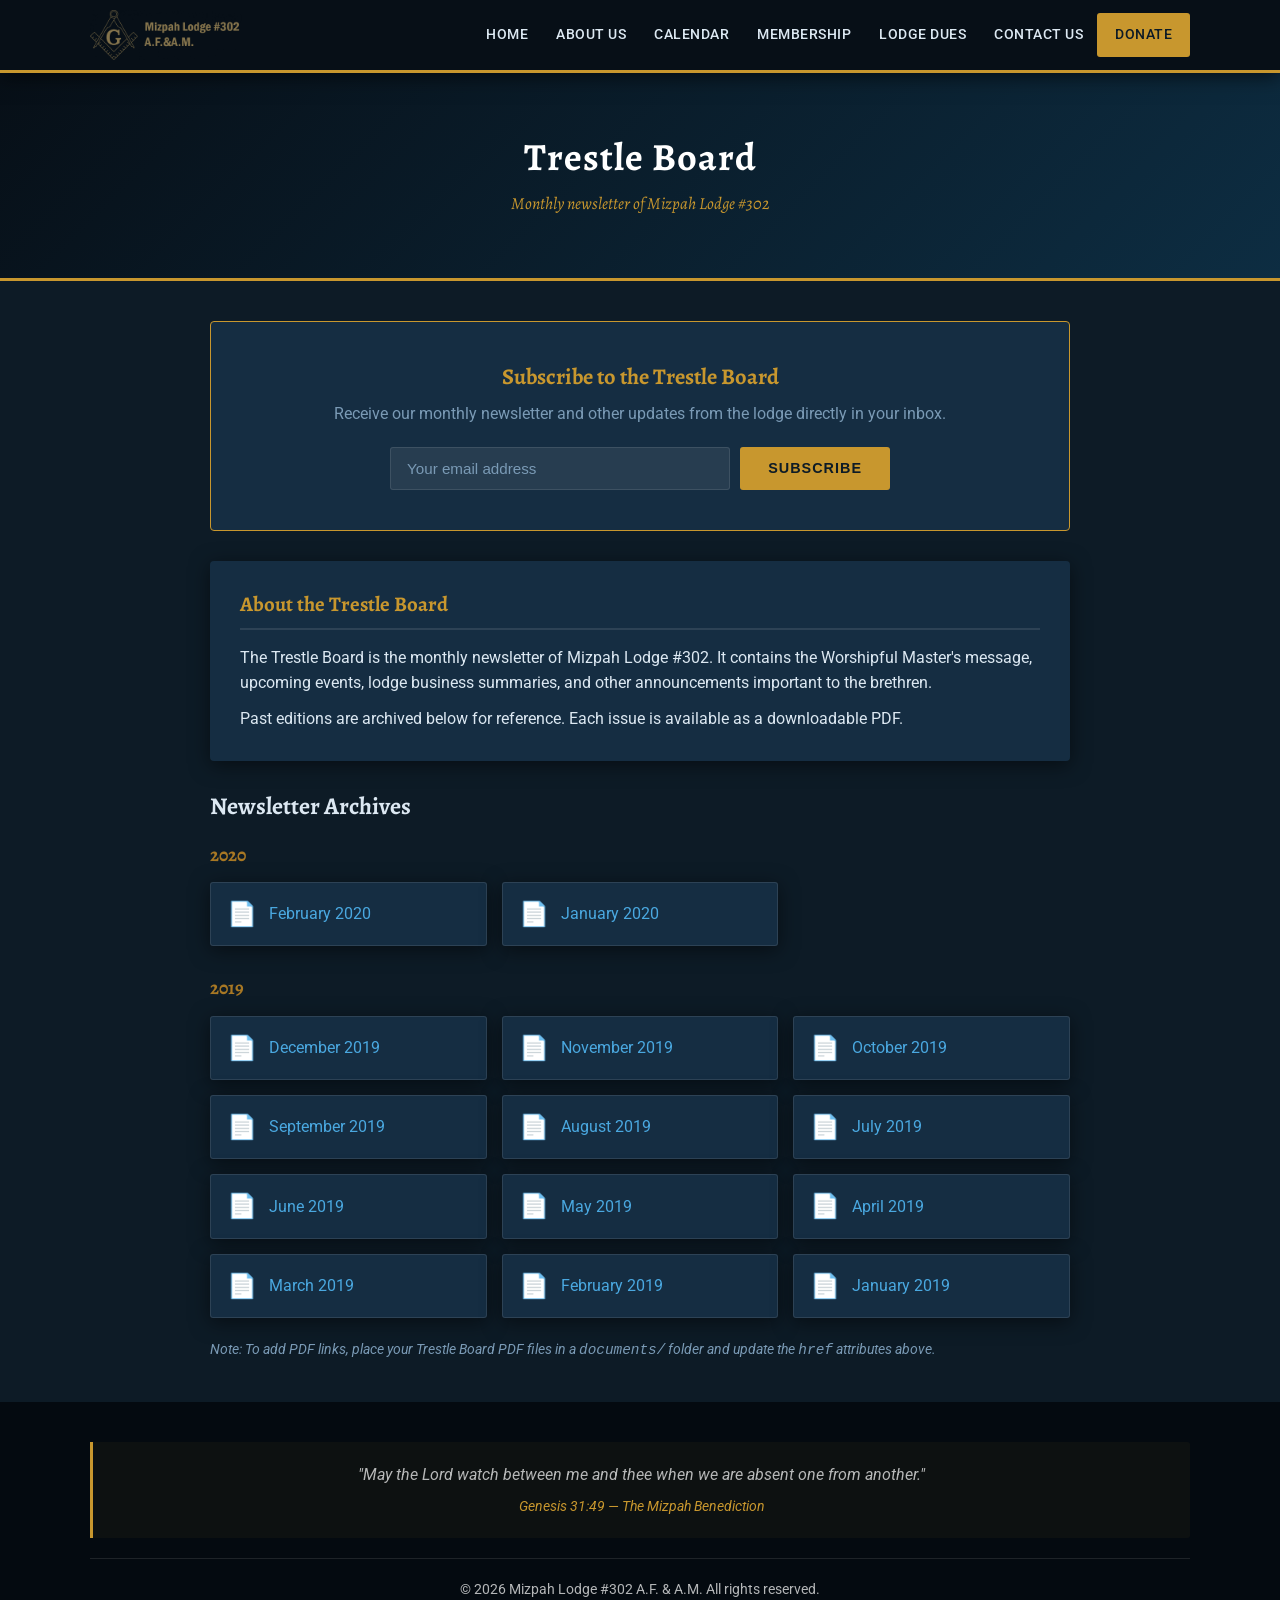
<file: trestle-board.html>
<!DOCTYPE html>
<html lang="en">
<head>
  <meta charset="UTF-8">
  <meta name="viewport" content="width=device-width, initial-scale=1.0">
  <title>Trestle Board - Mizpah Lodge #302</title>
  <meta name="description" content="Trestle Board — the monthly newsletter of Mizpah Lodge #302 in Omaha, Nebraska. Subscribe for lodge updates and browse past issues.">
  <link rel="canonical" href="https://mizpahomaha.com/trestle-board.html">
  <meta property="og:type" content="website">
  <meta property="og:site_name" content="Mizpah Lodge #302">
  <meta property="og:title" content="Trestle Board Newsletter | Mizpah Lodge #302">
  <meta property="og:description" content="Trestle Board — the monthly newsletter of Mizpah Lodge #302 in Omaha, Nebraska. Subscribe for lodge updates and browse past issues.">
  <meta property="og:url" content="https://mizpahomaha.com/trestle-board.html">
  <meta property="og:image" content="https://mizpahomaha.com/images/header_miz.png">
  <link rel="preconnect" href="https://fonts.googleapis.com">
  <link href="https://fonts.googleapis.com/css2?family=Alegreya:ital,wght@0,400;0,700;1,400&family=Roboto:wght@300;400;500;700&display=swap" rel="stylesheet">
  <link rel="stylesheet" href="css/style.css">
</head>
<body>

  <script src="js/header.js"></script>

  <div class="page-header">
    <h1>Trestle Board</h1>
    <p>Monthly newsletter of Mizpah Lodge #302</p>
  </div>

  <section class="content-page">
    <div class="container">

      <div class="newsletter" style="margin-bottom:30px;">
        <h3>Subscribe to the Trestle Board</h3>
        <p>Receive our monthly newsletter and other updates from the lodge directly in your inbox.</p>
        <form class="newsletter-form" action="#" onsubmit="alert('To subscribe, please email Mizpah302sec@gmail.com with your name.'); return false;">
          <input type="email" placeholder="Your email address" required>
          <button type="submit" class="btn btn-accent">Subscribe</button>
        </form>
      </div>

      <div class="info-card">
        <h3>About the Trestle Board</h3>
        <p>The Trestle Board is the monthly newsletter of Mizpah Lodge #302. It contains the Worshipful Master's message, upcoming events, lodge business summaries, and other announcements important to the brethren.</p>
        <p style="margin-top:10px;">Past editions are archived below for reference. Each issue is available as a downloadable PDF.</p>
      </div>

      <div style="margin-top:30px;">
        <h2 style="margin-bottom:20px;">Newsletter Archives</h2>

        <h3 style="margin-bottom:15px; color: var(--accent-dark);">2020</h3>
        <div class="archive-grid" style="margin-bottom:30px;">
          <a href="#" class="archive-item">
            <span class="file-icon">&#128196;</span>
            <span>February 2020</span>
          </a>
          <a href="#" class="archive-item">
            <span class="file-icon">&#128196;</span>
            <span>January 2020</span>
          </a>
        </div>

        <h3 style="margin-bottom:15px; color: var(--accent-dark);">2019</h3>
        <div class="archive-grid">
          <a href="#" class="archive-item">
            <span class="file-icon">&#128196;</span>
            <span>December 2019</span>
          </a>
          <a href="#" class="archive-item">
            <span class="file-icon">&#128196;</span>
            <span>November 2019</span>
          </a>
          <a href="#" class="archive-item">
            <span class="file-icon">&#128196;</span>
            <span>October 2019</span>
          </a>
          <a href="#" class="archive-item">
            <span class="file-icon">&#128196;</span>
            <span>September 2019</span>
          </a>
          <a href="#" class="archive-item">
            <span class="file-icon">&#128196;</span>
            <span>August 2019</span>
          </a>
          <a href="#" class="archive-item">
            <span class="file-icon">&#128196;</span>
            <span>July 2019</span>
          </a>
          <a href="#" class="archive-item">
            <span class="file-icon">&#128196;</span>
            <span>June 2019</span>
          </a>
          <a href="#" class="archive-item">
            <span class="file-icon">&#128196;</span>
            <span>May 2019</span>
          </a>
          <a href="#" class="archive-item">
            <span class="file-icon">&#128196;</span>
            <span>April 2019</span>
          </a>
          <a href="#" class="archive-item">
            <span class="file-icon">&#128196;</span>
            <span>March 2019</span>
          </a>
          <a href="#" class="archive-item">
            <span class="file-icon">&#128196;</span>
            <span>February 2019</span>
          </a>
          <a href="#" class="archive-item">
            <span class="file-icon">&#128196;</span>
            <span>January 2019</span>
          </a>
        </div>
      </div>

      <p style="margin-top:20px; color: var(--text-light); font-size:0.9rem;">
        <em>Note: To add PDF links, place your Trestle Board PDF files in a <code>documents/</code> folder and update the <code>href</code> attributes above.</em>
      </p>

    </div>
  </section>

  <footer class="site-footer">
    <div class="container">
      <div class="benediction">
        <p>"May the Lord watch between me and thee when we are absent one from another."</p>
        <cite>Genesis 31:49 &mdash; The Mizpah Benediction</cite>
      </div>
      <div class="footer-bottom">
        <p>&copy; <script>document.write(new Date().getFullYear())</script> Mizpah Lodge #302 A.F. &amp; A.M. All rights reserved.</p>
      </div>
    </div>
  </footer>

</body>
</html>
</file>
<file: css/style.css>
/* ============================================
   Mizpah Lodge #302 - Bold Dark Theme
   ============================================ */

/* --- Reset & Base --- */
*, *::before, *::after {
  box-sizing: border-box;
  margin: 0;
  padding: 0;
}

:root {
  --primary: #2a8fd4;
  --primary-dark: #1a6fa8;
  --primary-light: #4aa8e0;
  --accent: #c8972e;
  --accent-dark: #a87824;
  --accent-light: #ddb84a;
  --text: #dce8f2;
  --text-light: #7a9ab5;
  --bg: #0d1b26;
  --bg-alt: #091420;
  --bg-card: #152d42;
  --bg-dark: #070f17;
  --bg-footer: #040a10;
  --border: rgba(255,255,255,0.1);
  --shadow: 0 4px 20px rgba(0,0,0,0.5);
}

html {
  scroll-behavior: smooth;
}

body {
  font-family: 'Roboto', 'Segoe UI', sans-serif;
  color: var(--text);
  background: var(--bg);
  line-height: 1.6;
}

h1, h2, h3, h4, h5 {
  font-family: 'Alegreya', 'Georgia', serif;
  color: var(--text);
  line-height: 1.3;
}

a {
  color: var(--primary-light);
  text-decoration: none;
  transition: color 0.2s;
}

a:hover {
  color: var(--accent-light);
}

img {
  max-width: 100%;
  height: auto;
}

.container {
  max-width: 1140px;
  margin: 0 auto;
  padding: 0 20px;
}

/* --- Header & Navigation --- */
.site-header {
  background: var(--bg-dark);
  border-bottom: 3px solid var(--accent);
  position: sticky;
  top: 0;
  z-index: 1000;
  box-shadow: 0 2px 20px rgba(0,0,0,0.7);
}

.header-inner {
  display: flex;
  justify-content: space-between;
  align-items: center;
  padding: 10px 20px;
  max-width: 1140px;
  margin: 0 auto;
}

.logo {
  display: flex;
  align-items: center;
  gap: 12px;
  text-decoration: none;
}

.logo-img {
  height: 50px;
  width: auto;
}

/* Hamburger */
.nav-toggle {
  display: none;
  background: none;
  border: none;
  cursor: pointer;
  padding: 8px;
}

.nav-toggle span {
  display: block;
  width: 26px;
  height: 3px;
  background: var(--accent);
  margin: 5px 0;
  border-radius: 2px;
  transition: 0.3s;
}

.main-nav ul {
  display: flex;
  list-style: none;
  gap: 0;
  align-items: center;
}

.main-nav li {
  position: relative;
}

.main-nav a {
  display: block;
  padding: 12px 14px;
  font-size: 0.9rem;
  font-weight: 500;
  color: var(--text);
  text-transform: uppercase;
  letter-spacing: 0.5px;
  transition: background 0.2s, color 0.2s;
}

.main-nav a:hover,
.main-nav a.active {
  color: var(--accent);
  background: rgba(255,255,255,0.05);
}

/* Dropdown */
.has-dropdown:hover .dropdown {
  display: block;
}

.dropdown {
  display: none;
  position: absolute;
  top: 100%;
  left: 0;
  background: var(--bg-card);
  box-shadow: var(--shadow);
  min-width: 200px;
  border-top: 2px solid var(--accent);
  z-index: 100;
}

.dropdown a {
  padding: 10px 16px;
  font-size: 0.85rem;
}

.dropdown a:hover {
  background: rgba(255,255,255,0.06);
  color: var(--accent);
}

/* Donate button */
.btn-donate {
  background: var(--accent);
  color: #0d1b26 !important;
  border-radius: 3px;
  padding: 10px 18px !important;
  font-weight: 700;
  letter-spacing: 0.5px;
}

.btn-donate:hover {
  background: var(--accent-light);
  color: #0d1b26 !important;
}

/* --- Hero Section --- */
.hero {
  background: linear-gradient(rgba(4,10,16,0.7), rgba(7,15,23,0.8)), url('../images/lighthouse.jpg') center/cover no-repeat;
  color: #fff;
  text-align: center;
  padding: 100px 20px;
  position: relative;
  overflow: hidden;
}

.hero::before {
  content: '';
  position: absolute;
  inset: 0;
  background: url('../images/Mizpah-Seal_Brown-1-350x350.png') center/contain no-repeat;
  opacity: 0.08;
}

.hero-content {
  position: relative;
  z-index: 1;
  max-width: 700px;
  margin: 0 auto;
}

.hero h1 {
  font-size: 3rem;
  color: #fff;
  margin-bottom: 8px;
  letter-spacing: 1px;
}

.hero .subtitle {
  font-size: 1.2rem;
  color: var(--accent);
  font-family: 'Alegreya', serif;
  font-style: italic;
  margin-bottom: 20px;
}

.hero p {
  font-size: 1.05rem;
  opacity: 0.85;
  margin-bottom: 30px;
}

.hero-badges {
  display: flex;
  justify-content: center;
  gap: 40px;
  margin-top: 40px;
  flex-wrap: wrap;
}

.hero-badge {
  text-align: center;
}

.hero-badge .badge-word {
  display: block;
  font-family: 'Alegreya', serif;
  font-size: 1.6rem;
  font-weight: 700;
  color: var(--accent);
}

.hero-badge .badge-desc {
  font-size: 0.85rem;
  opacity: 0.7;
}

/* --- Buttons --- */
.btn {
  display: inline-block;
  padding: 12px 28px;
  border-radius: 3px;
  font-weight: 600;
  text-transform: uppercase;
  letter-spacing: 1px;
  font-size: 0.9rem;
  transition: all 0.2s;
  cursor: pointer;
  border: none;
}

.btn-primary {
  background: var(--primary);
  color: #fff;
}

.btn-primary:hover {
  background: var(--primary-dark);
  color: #fff;
}

.btn-accent {
  background: var(--accent);
  color: #0d1b26;
}

.btn-accent:hover {
  background: var(--accent-light);
  color: #0d1b26;
}

.btn-outline {
  background: transparent;
  color: #fff;
  border: 2px solid var(--accent);
}

.btn-outline:hover {
  background: var(--accent);
  color: #0d1b26;
}

/* --- Sections --- */
.section {
  padding: 70px 0;
}

.section-alt {
  background: var(--bg-alt);
}

.section-dark {
  background: var(--bg-dark);
  color: var(--text);
}

.section-dark h2,
.section-dark h3 {
  color: var(--text);
}

.section-header {
  text-align: center;
  margin-bottom: 40px;
}

.section-header h2 {
  font-size: 2rem;
  margin-bottom: 10px;
  color: var(--accent);
}

.section-header .divider {
  width: 60px;
  height: 3px;
  background: var(--accent);
  margin: 10px auto;
}

.section-header p {
  color: var(--text-light);
  max-width: 600px;
  margin: 0 auto;
}

/* --- Pillars (Three Columns) --- */
.pillars {
  display: grid;
  grid-template-columns: repeat(3, 1fr);
  gap: 30px;
}

.pillar {
  text-align: center;
  padding: 35px 30px;
  background: var(--bg-card);
  border-radius: 4px;
  border-top: 3px solid var(--accent);
  box-shadow: var(--shadow);
  transition: transform 0.2s;
}

.pillar:hover {
  transform: translateY(-4px);
}

.pillar-icon {
  font-size: 2.5rem;
  margin-bottom: 15px;
  display: flex;
  justify-content: center;
}

.pillar-icon img {
  width: 64px;
  height: 64px;
  object-fit: contain;
  filter: brightness(0) invert(1);
}

.pillar h3 {
  font-size: 1.4rem;
  margin-bottom: 10px;
  color: var(--accent);
}

.pillar p {
  color: var(--text-light);
  font-size: 0.95rem;
}

/* --- Welcome / WM Section --- */
.welcome-grid {
  display: grid;
  grid-template-columns: 1fr 1fr;
  gap: 40px;
  align-items: center;
}

.welcome-text h2 {
  font-size: 1.8rem;
  margin-bottom: 15px;
}

.welcome-text p {
  margin-bottom: 15px;
  color: var(--text-light);
}

.meeting-info {
  background: var(--primary-dark);
  border: 1px solid var(--primary);
  color: #fff;
  padding: 20px;
  border-radius: 4px;
  text-align: center;
  margin-top: 20px;
}

.meeting-info h3 {
  color: var(--accent);
  font-size: 1.1rem;
  margin-bottom: 5px;
}

.meeting-info p {
  color: rgba(255,255,255,0.85);
  margin: 0;
}

.wm-card {
  background: var(--bg-card);
  border-radius: 4px;
  box-shadow: var(--shadow);
  padding: 30px;
  text-align: center;
  border-top: 4px solid var(--accent);
}

.wm-card h3 {
  font-size: 1.3rem;
  margin-bottom: 5px;
}

.wm-card .wm-title {
  color: var(--accent);
  font-style: italic;
  margin-bottom: 15px;
}

.wm-card p {
  color: var(--text-light);
  font-size: 0.95rem;
}

/* --- Info Cards --- */
.info-card {
  background: var(--bg-card);
  border-radius: 4px;
  box-shadow: var(--shadow);
  padding: 30px;
  margin-bottom: 20px;
}

.info-card h3 {
  font-size: 1.3rem;
  margin-bottom: 15px;
  padding-bottom: 10px;
  border-bottom: 2px solid var(--border);
  color: var(--accent);
}

/* --- What is Freemasonry --- */
.freemasonry-section {
  text-align: center;
}

.freemasonry-section p {
  max-width: 700px;
  margin: 0 auto 20px;
  color: var(--text-light);
}

/* --- Image Placeholders --- */
.img-placeholder {
  display: flex;
  align-items: center;
  justify-content: center;
  width: 100%;
  height: 260px;
  background: var(--bg-dark);
  border: 2px dashed var(--accent);
  border-radius: 4px;
  margin: 20px 0;
  color: var(--text-light);
  font-size: 0.9rem;
  font-style: italic;
  text-align: center;
  padding: 20px;
}

.img-placeholder--portrait {
  height: 320px;
  max-width: 280px;
}

.img-placeholder--wide {
  height: 400px;
}

/* --- Blockquote --- */
blockquote {
  border-left: 4px solid var(--accent);
  padding: 15px 20px;
  margin: 25px 0;
  font-style: italic;
  color: var(--text-light);
  background: var(--bg-dark);
  border-radius: 0 4px 4px 0;
}

blockquote cite {
  display: block;
  margin-top: 10px;
  font-style: normal;
  font-size: 0.9rem;
  color: var(--accent);
}

/* --- Contact Form --- */
.contact-grid {
  display: grid;
  grid-template-columns: 1fr 1fr;
  gap: 40px;
}

.form-group {
  margin-bottom: 20px;
}

.form-group label {
  display: block;
  font-weight: 500;
  margin-bottom: 6px;
  font-size: 0.8rem;
  color: var(--text-light);
  text-transform: uppercase;
  letter-spacing: 0.06em;
}

.form-group input,
.form-group textarea,
.form-group select {
  width: 100%;
  padding: 10px 14px;
  border: 1px solid var(--border);
  border-radius: 3px;
  font-family: inherit;
  font-size: 0.95rem;
  transition: border-color 0.2s, box-shadow 0.2s;
  background: rgba(255,255,255,0.06);
  color: var(--text);
}

.form-group input::placeholder,
.form-group textarea::placeholder {
  color: var(--text-light);
}

.form-group select option {
  background: var(--bg-card);
  color: var(--text);
}

.form-group input:focus,
.form-group textarea:focus,
.form-group select:focus {
  outline: none;
  border-color: var(--accent);
  box-shadow: 0 0 0 3px rgba(200,151,46,0.15);
}

.form-group textarea {
  resize: vertical;
  min-height: 120px;
}

/* --- Contact Info --- */
.contact-info-item {
  display: flex;
  gap: 15px;
  margin-bottom: 20px;
  align-items: flex-start;
}

.contact-info-item .icon {
  font-size: 1.4rem;
  flex-shrink: 0;
  width: 40px;
  text-align: center;
}

/* --- Dues Table --- */
.dues-table {
  width: 100%;
  border-collapse: collapse;
  margin: 20px 0;
}

.dues-table th,
.dues-table td {
  padding: 12px 16px;
  text-align: left;
  border-bottom: 1px solid var(--border);
}

.dues-table th {
  background: var(--primary-dark);
  color: #fff;
  font-weight: 600;
  text-transform: uppercase;
  font-size: 0.82rem;
  letter-spacing: 0.06em;
}

.dues-table tr:hover td {
  background: rgba(255,255,255,0.04);
}

.dues-table .total-row td {
  font-weight: 700;
  background: rgba(200,151,46,0.1);
  color: var(--accent);
  font-size: 1.05rem;
}

/* --- Payment Methods --- */
.payment-methods {
  display: grid;
  grid-template-columns: repeat(3, 1fr);
  gap: 20px;
  margin-top: 30px;
}

.payment-card {
  background: var(--bg-card);
  border-radius: 4px;
  box-shadow: var(--shadow);
  padding: 25px;
  text-align: center;
  border-top: 3px solid var(--accent);
}

.payment-card .step-number {
  display: inline-block;
  width: 36px;
  height: 36px;
  line-height: 36px;
  border-radius: 50%;
  background: var(--accent);
  color: #0d1b26;
  font-weight: 700;
  margin-bottom: 12px;
}

.payment-card h3 {
  font-size: 1.1rem;
  margin-bottom: 10px;
}

.payment-card p {
  font-size: 0.9rem;
  color: var(--text-light);
}

/* --- Newsletter Signup --- */
.newsletter {
  background: var(--bg-card);
  border: 1px solid var(--accent);
  color: var(--text);
  padding: 40px;
  border-radius: 4px;
  text-align: center;
}

.newsletter h3 {
  color: var(--accent);
  font-size: 1.4rem;
  margin-bottom: 10px;
}

.newsletter p {
  color: var(--text-light);
  margin-bottom: 20px;
}

.newsletter-form {
  display: flex;
  gap: 10px;
  max-width: 500px;
  margin: 0 auto;
}

.newsletter-form input {
  flex: 1;
  padding: 12px 16px;
  border: 1px solid var(--border);
  border-radius: 3px;
  font-size: 0.95rem;
  background: rgba(255,255,255,0.08);
  color: var(--text);
}

.newsletter-form input::placeholder {
  color: var(--text-light);
}

.newsletter-form .btn {
  flex-shrink: 0;
}

/* --- Appendent Bodies --- */
.bodies-grid {
  display: grid;
  grid-template-columns: repeat(auto-fill, minmax(200px, 1fr));
  gap: 15px;
}

.body-link {
  display: block;
  padding: 15px;
  background: rgba(255,255,255,0.04);
  border: 1px solid rgba(255,255,255,0.1);
  border-radius: 3px;
  color: rgba(255,255,255,0.75);
  text-align: center;
  transition: all 0.2s;
  font-size: 0.9rem;
}

.body-link:hover {
  background: rgba(200,151,46,0.1);
  color: var(--accent);
  border-color: var(--accent);
}

/* --- Footer --- */
.site-footer {
  background: var(--bg-footer);
  color: rgba(255,255,255,0.7);
  padding: 40px 0 20px;
}

.footer-grid {
  display: grid;
  grid-template-columns: 2fr 1fr 1fr;
  gap: 30px;
  margin-bottom: 30px;
}

.footer-section h4 {
  color: var(--accent);
  font-size: 1rem;
  margin-bottom: 15px;
  text-transform: uppercase;
  letter-spacing: 1px;
}

.footer-section p {
  font-size: 0.9rem;
  line-height: 1.7;
}

.footer-section a {
  color: rgba(255,255,255,0.7);
  display: block;
  padding: 4px 0;
  font-size: 0.9rem;
}

.footer-section a:hover {
  color: var(--accent);
}

.footer-bottom {
  border-top: 1px solid rgba(255,255,255,0.1);
  padding-top: 20px;
  text-align: center;
  font-size: 0.85rem;
}

.benediction {
  font-style: italic;
  text-align: center;
  padding: 20px;
  margin-bottom: 20px;
  border-left: 3px solid var(--accent);
  background: rgba(200,151,46,0.05);
  border-radius: 0 3px 3px 0;
}

.benediction cite {
  display: block;
  margin-top: 8px;
  font-size: 0.85rem;
  color: var(--accent);
}

/* --- Page Header (inner pages) --- */
.page-header {
  background: linear-gradient(135deg, var(--bg-dark) 0%, #0d2d42 100%);
  color: #fff;
  padding: 60px 20px;
  text-align: center;
  border-bottom: 3px solid var(--accent);
}

.page-header h1 {
  color: #fff;
  font-size: 2.4rem;
  margin-bottom: 8px;
  letter-spacing: 1px;
}

.page-header p {
  color: var(--accent);
  font-size: 1.05rem;
  font-style: italic;
  font-family: 'Alegreya', serif;
}

/* --- Content Page --- */
.content-page {
  padding: 40px 0;
}

.content-page .container {
  max-width: 900px;
}

/* --- Club 1919 --- */
.club-highlight {
  background: linear-gradient(135deg, var(--accent) 0%, var(--accent-dark) 100%);
  color: #0d1b26;
  padding: 30px;
  border-radius: 4px;
  text-align: center;
  margin: 30px 0;
}

.club-highlight h3 {
  color: #0d1b26;
  font-size: 1.6rem;
}

.club-amount {
  font-size: 2.5rem;
  font-weight: 700;
  font-family: 'Alegreya', serif;
}

.club-period {
  font-size: 1rem;
  opacity: 0.85;
}

/* --- Scholarship --- */
.scholarship-card {
  background: var(--bg-card);
  border-radius: 4px;
  box-shadow: var(--shadow);
  padding: 30px;
  border-left: 4px solid var(--accent);
  margin-bottom: 25px;
}

.scholarship-card h3 {
  margin-bottom: 10px;
  color: var(--accent);
}

.scholarship-amount {
  font-size: 1.8rem;
  font-weight: 700;
  color: var(--accent);
  font-family: 'Alegreya', serif;
}

.eligibility-list {
  list-style: none;
  padding: 0;
}

.eligibility-list li {
  padding: 8px 0 8px 25px;
  position: relative;
  color: var(--text-light);
}

.eligibility-list li::before {
  content: '\2713';
  position: absolute;
  left: 0;
  color: var(--accent);
  font-weight: 700;
}

/* --- Calendar --- */
.calendar-embed {
  background: var(--bg-card);
  border-radius: 4px;
  box-shadow: var(--shadow);
  padding: 0;
  text-align: center;
  min-height: 300px;
  display: flex;
  flex-direction: column;
  align-items: center;
  justify-content: center;
  overflow: hidden;
}

.calendar-embed p {
  color: var(--text-light);
}

/* --- Trestle Board Archive --- */
.archive-grid {
  display: grid;
  grid-template-columns: repeat(auto-fill, minmax(250px, 1fr));
  gap: 15px;
}

.archive-item {
  display: flex;
  align-items: center;
  gap: 12px;
  padding: 12px 16px;
  background: var(--bg-card);
  border-radius: 3px;
  border: 1px solid var(--border);
  box-shadow: var(--shadow);
  transition: border-color 0.2s, transform 0.2s;
}

.archive-item:hover {
  transform: translateY(-2px);
  border-color: var(--accent);
}

.archive-item .file-icon {
  font-size: 1.5rem;
  flex-shrink: 0;
}

/* --- Map --- */
.map-container {
  border-radius: 4px;
  overflow: hidden;
  box-shadow: var(--shadow);
  margin-top: 20px;
  border: 1px solid var(--border);
}

.map-container iframe {
  width: 100%;
  height: 300px;
  border: none;
}

/* --- Responsive --- */
@media (max-width: 768px) {
  .nav-toggle {
    display: block;
  }

  .main-nav {
    display: none;
    position: absolute;
    top: 100%;
    left: 0;
    right: 0;
    background: var(--bg-dark);
    box-shadow: var(--shadow);
    border-top: 1px solid var(--border);
  }

  .main-nav.open {
    display: block;
  }

  .main-nav ul {
    flex-direction: column;
  }

  .main-nav a {
    padding: 14px 20px;
    border-bottom: 1px solid var(--border);
  }

  .dropdown {
    position: static;
    box-shadow: none;
    border-top: none;
    background: rgba(255,255,255,0.04);
  }

  .has-dropdown:hover .dropdown {
    display: none;
  }

  .has-dropdown.open .dropdown {
    display: block;
  }

  .hero h1 {
    font-size: 2.2rem;
  }

  .pillars {
    grid-template-columns: 1fr;
  }

  .welcome-grid {
    grid-template-columns: 1fr;
  }

  .contact-grid {
    grid-template-columns: 1fr;
  }

  .payment-methods {
    grid-template-columns: 1fr;
  }

  .footer-grid {
    grid-template-columns: 1fr;
  }

  .hero-badges {
    gap: 20px;
  }

  .newsletter-form {
    flex-direction: column;
  }
}
</file>
